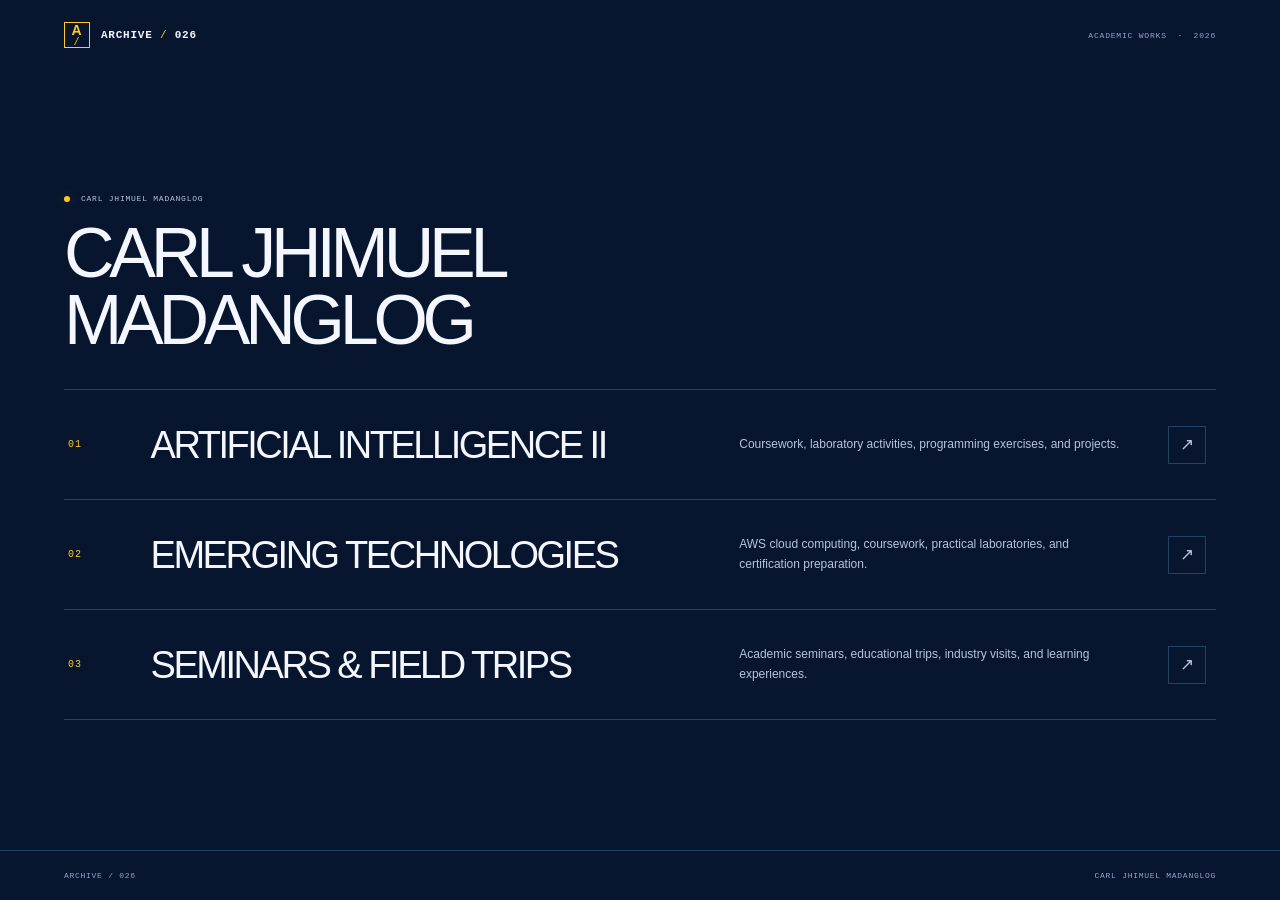
<file: index.html>
<!doctype html>
<html lang="en">
<head>
  <meta charset="utf-8">
  <meta name="viewport" content="width=device-width, initial-scale=1">
  <meta name="theme-color" content="#07152F">
  <meta name="description" content="Choose a subject in ARCHIVE / 026, the academic portfolio of Carl Jhimuel Madanglog.">
  <title>ARCHIVE / 026 — Carl Jhimuel Madanglog</title>
  <link rel="stylesheet" href="styles/archive.css">
  <script src="scripts/archive.js" defer></script>
</head>
<body class="home-page">
  <a class="skip-link" href="#main">Skip to content</a>
  <header class="site-header home-header">
    <a class="brand" href="./" aria-label="Archive 026 home"><span class="brand-mark">A<span>/</span></span><span>ARCHIVE <b>/</b> 026</span></a>
    <span class="home-header-note">ACADEMIC WORKS <i>·</i> 2026</span>
  </header>

  <main id="main" class="home-main">
    <section class="home-select" aria-labelledby="home-title">
      <div class="home-heading">
        <p class="eyebrow"><span class="status-dot"></span> CARL JHIMUEL MADANGLOG</p>
        <h1 id="home-title">CARL JHIMUEL<br><span class="heading-secondary">MADANGLOG</span></h1>
      </div>
      <nav class="collection-list" aria-label="Academic collections">
        <a class="collection-row" href="subjects/artificial-intelligence-ii/">
          <span class="collection-number">01</span>
          <span class="collection-copy"><h2>ARTIFICIAL INTELLIGENCE II</h2><p>Coursework, laboratory activities, programming exercises, and projects.</p></span>
          <span class="collection-arrow" aria-hidden="true">↗</span>
        </a>
        <a class="collection-row" href="subjects/emerging-technologies/">
          <span class="collection-number">02</span>
          <span class="collection-copy"><h2>EMERGING TECHNOLOGIES</h2><p>AWS cloud computing, coursework, practical laboratories, and certification preparation.</p></span>
          <span class="collection-arrow" aria-hidden="true">↗</span>
        </a>
        <a class="collection-row" href="subjects/seminars-field-trips/">
          <span class="collection-number">03</span>
          <span class="collection-copy"><h2>SEMINARS &amp; FIELD TRIPS</h2><p>Academic seminars, educational trips, industry visits, and learning experiences.</p></span>
          <span class="collection-arrow" aria-hidden="true">↗</span>
        </a>
      </nav>
    </section>
  </main>

  <footer class="home-footer"><span>ARCHIVE / 026</span><span>CARL JHIMUEL MADANGLOG</span></footer>
</body>
</html>
</file>
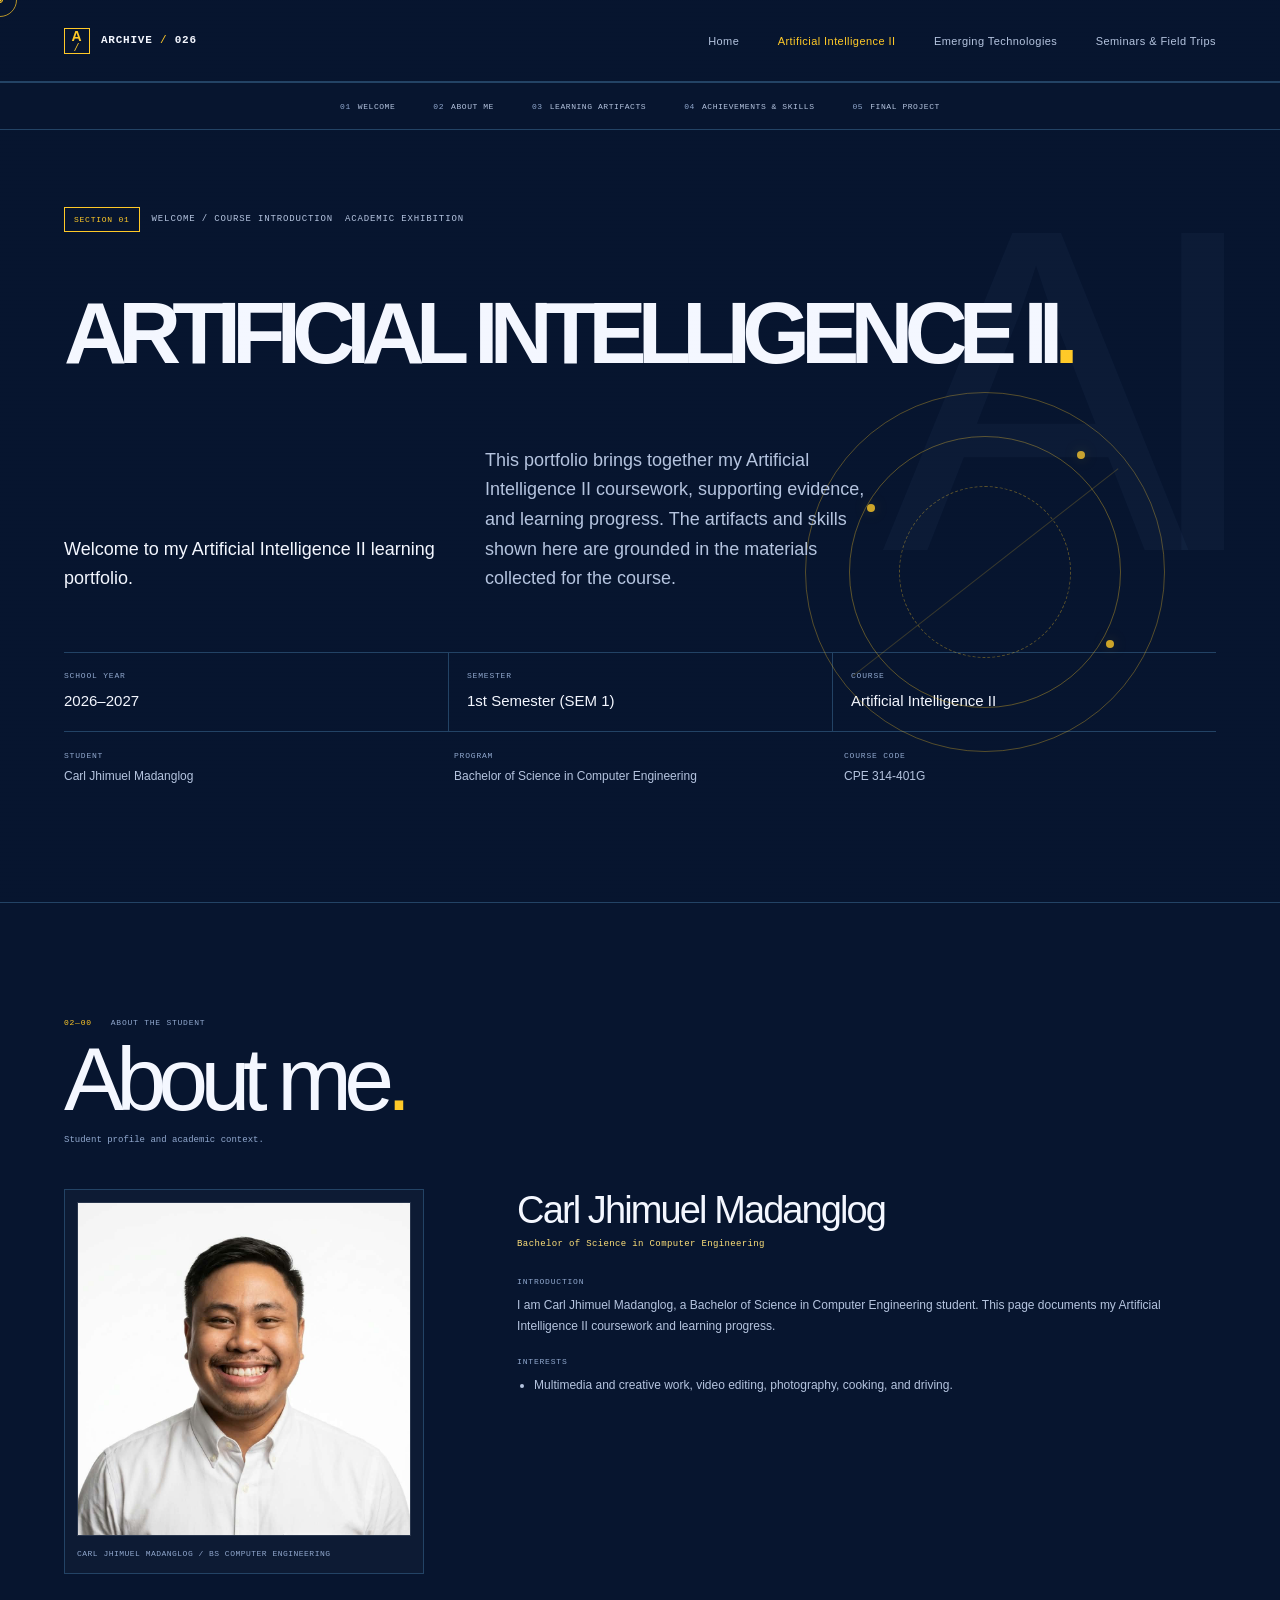
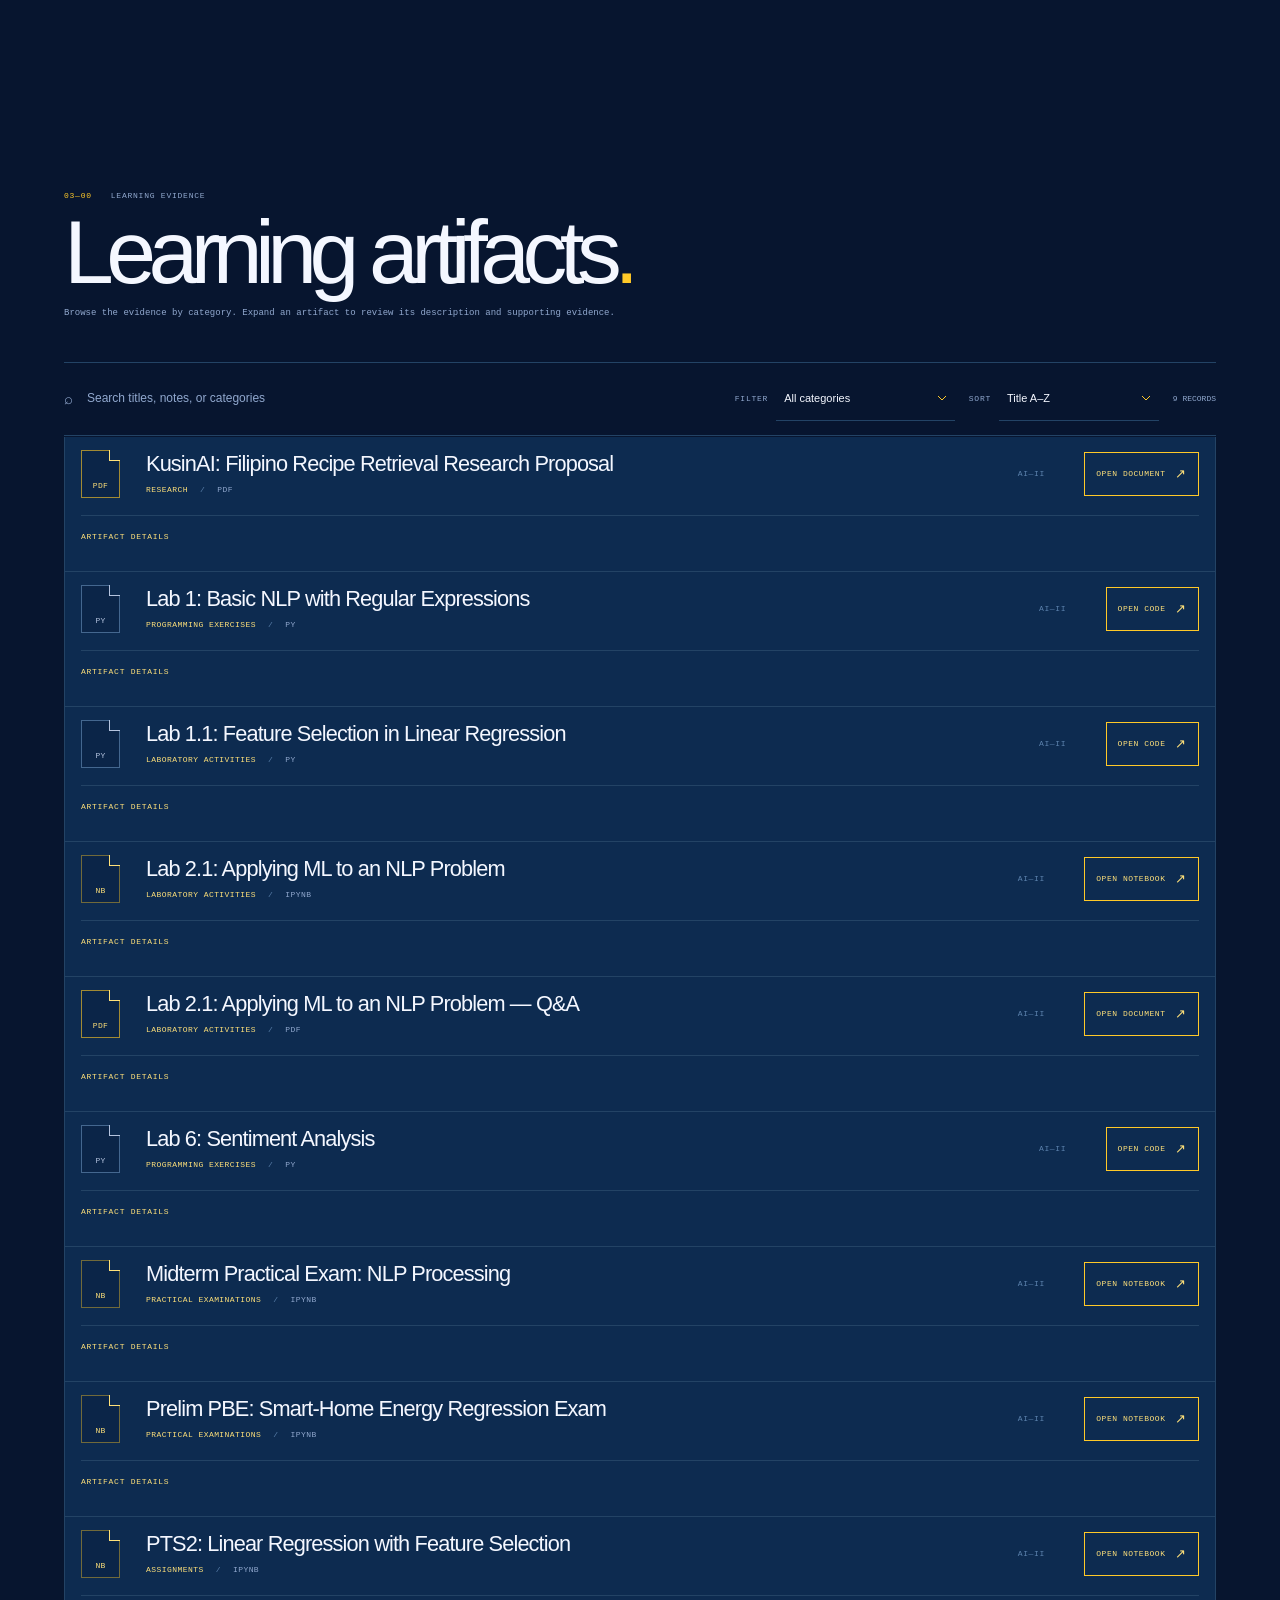
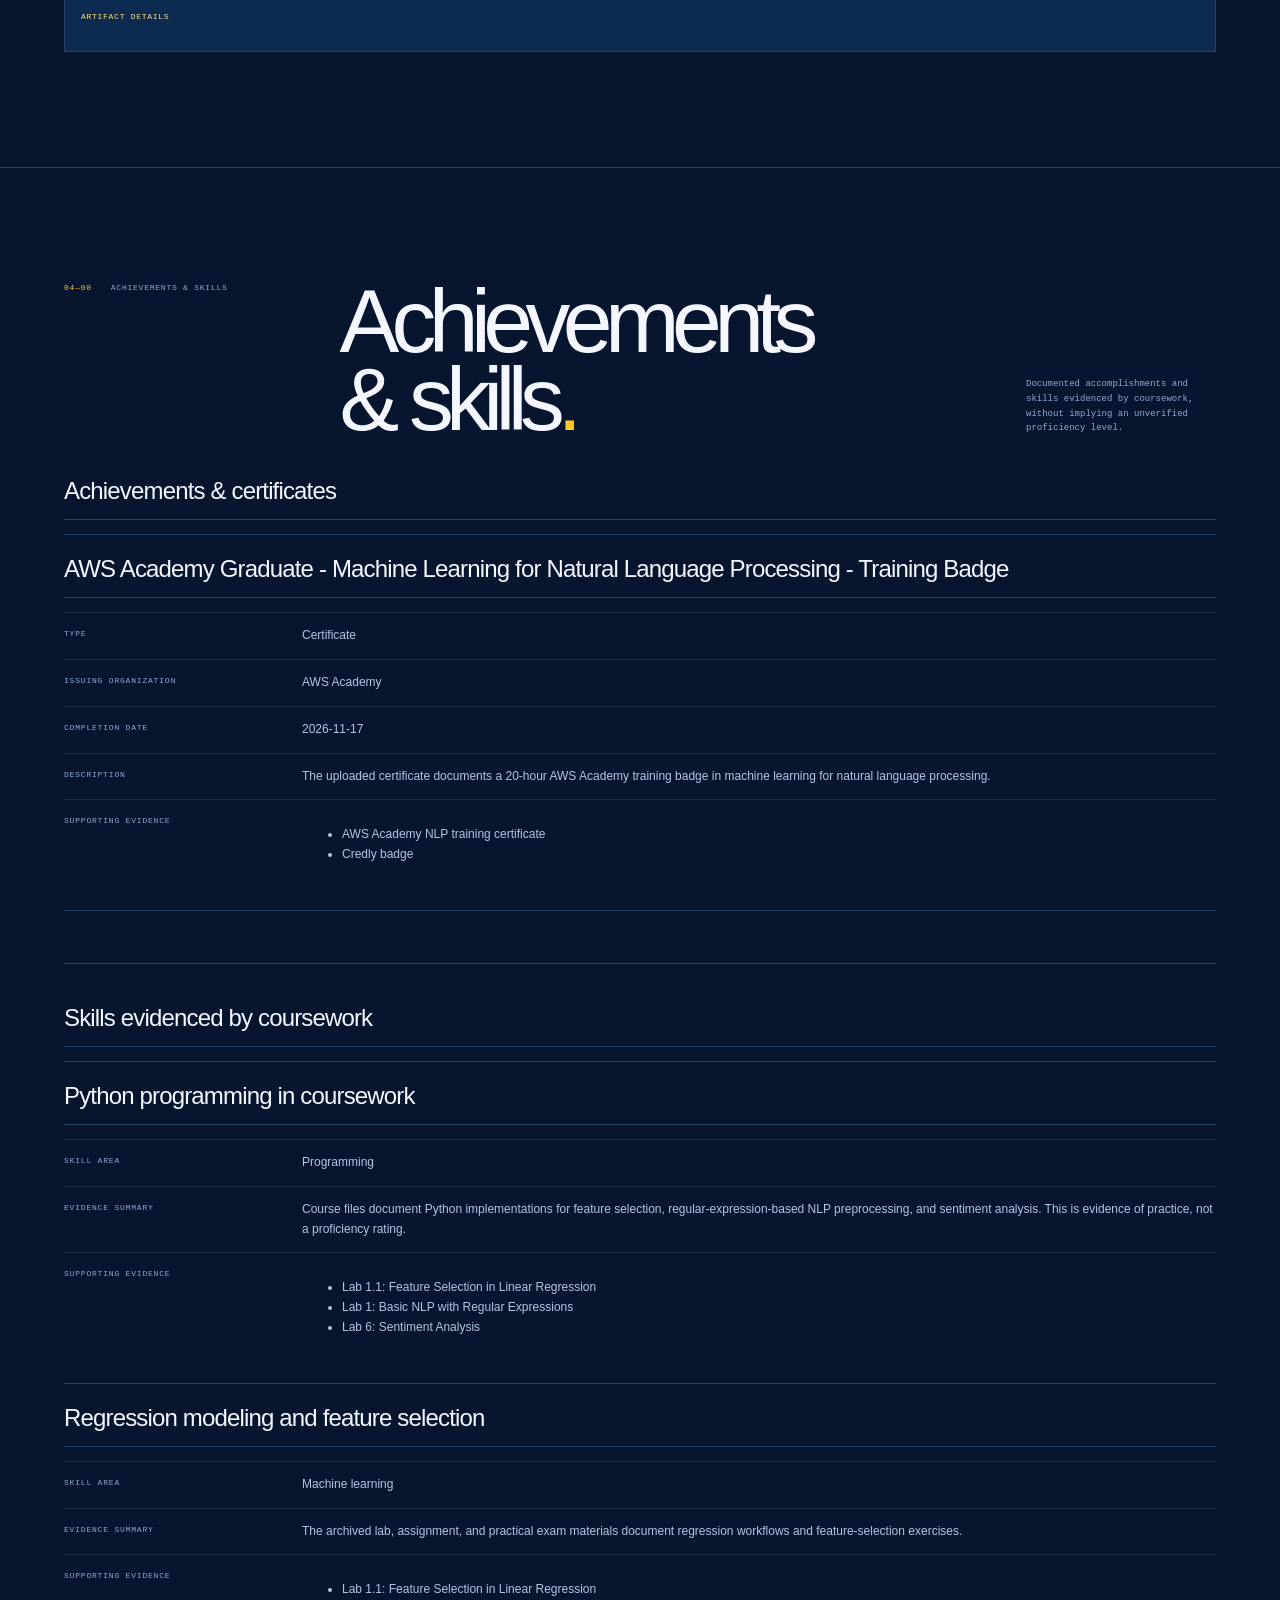
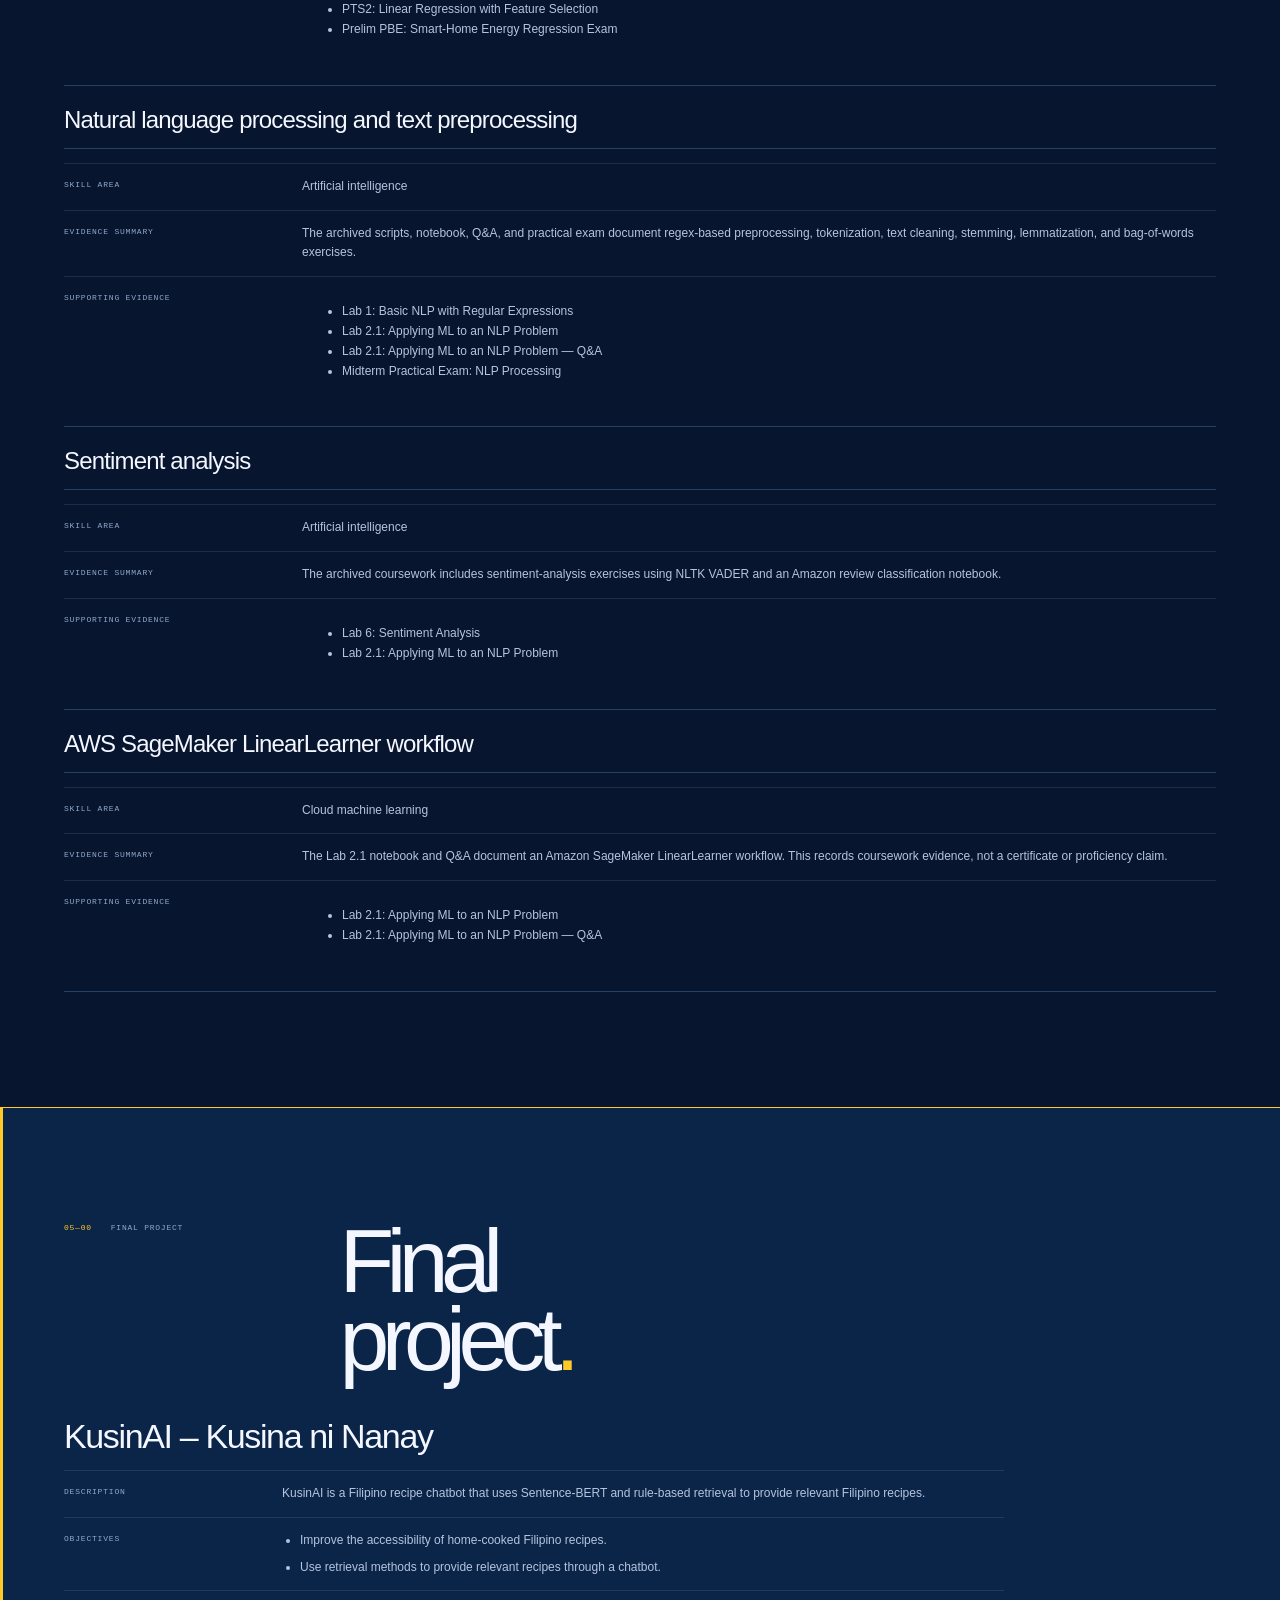
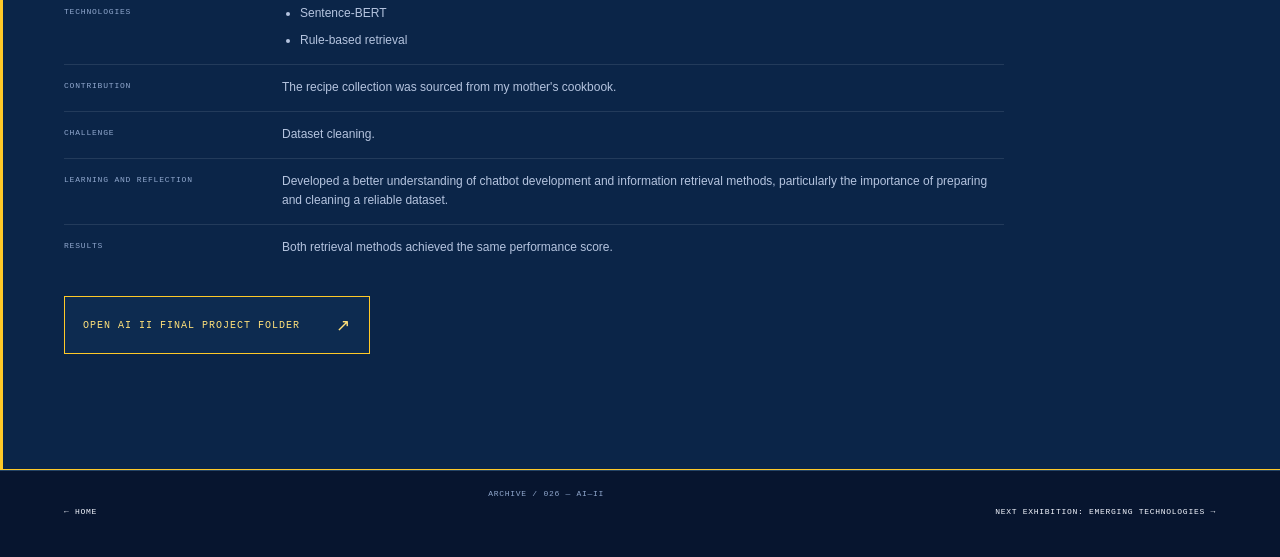
<file: subjects/artificial-intelligence-ii/index.html>
<!doctype html>
<html lang="en">
<head>
  <meta charset="utf-8">
  <meta name="viewport" content="width=device-width, initial-scale=1">
  <meta name="theme-color" content="#07152F">
  <meta name="description" content="The Artificial Intelligence II exhibition in ARCHIVE / 026, the academic archive of Carl Jhimuel Madanglog.">
  <title>Artificial Intelligence II — ARCHIVE / 026</title>
  <link rel="stylesheet" href="../../styles/archive.css">
  <link rel="stylesheet" href="../../styles/ai-portfolio.css">
  <script src="../../scripts/works.js" defer></script>
  <script src="../../scripts/archive.js" defer></script>
</head>
<body class="subject-page" data-subject="ai">
  <a class="skip-link" href="#main">Skip to content</a>
  <header class="site-header subject-header">
    <a class="brand" href="../../" aria-label="Archive 026 home"><span class="brand-mark">A<span>/</span></span><span>ARCHIVE <b>/</b> 026</span></a>
    <nav class="main-nav" id="main-nav" aria-label="Main navigation">
      <a href="../../">Home</a>
      <a href="../artificial-intelligence-ii/" aria-current="page">Artificial Intelligence II</a>
      <a href="../emerging-technologies/">Emerging Technologies</a>
      <a href="../seminars-field-trips/">Seminars &amp; Field Trips</a>
    </nav>
    <button class="menu-toggle" aria-expanded="false" aria-controls="main-nav" aria-label="Open navigation"><span></span><span></span></button>
  </header>
  <nav class="ai-section-nav" aria-label="AI II portfolio sections">
    <a href="#welcome">01 <span>Welcome</span></a>
    <a href="#about">02 <span>About me</span></a>
    <a href="#artifacts">03 <span>Learning artifacts</span></a>
    <a href="#achievements">04 <span>Achievements &amp; skills</span></a>
    <a href="#final-project">05 <span>Final project</span></a>
  </nav>
  <main id="main">
    <section class="subject-hero ai-welcome-section" id="welcome" data-mark="AI" aria-labelledby="subject-title">
      <div class="subject-mark ai-mark" aria-hidden="true"><i></i><b></b><em></em><span></span></div>
      <div class="subject-overline"><span class="subject-code">SECTION 01</span><span>WELCOME / COURSE INTRODUCTION</span><span>ACADEMIC EXHIBITION</span></div>
      <h1 class="subject-title" id="subject-title"><span class="ai-title-part">ARTIFICIAL</span><span class="ai-title-part">INTELLIGENCE <span class="title-secondary">II<span class="period">.</span></span></span></h1>
      <div class="subject-deck">
        <p class="ai-welcome-title">Welcome to my Artificial Intelligence II learning portfolio.</p>
        <p>This portfolio brings together my Artificial Intelligence II coursework, supporting evidence, and learning progress. The artifacts and skills shown here are grounded in the materials collected for the course.</p>
      </div>
      <div class="ai-course-path" aria-label="Academic organization: school year, semester, course">
        <div><span>SCHOOL YEAR</span><strong id="ai-school-year">2026–2027</strong></div>
        <div><span>SEMESTER</span><strong id="ai-semester">1st Semester (SEM 1)</strong></div>
        <div><span>COURSE</span><strong id="ai-course-title">Artificial Intelligence II</strong></div>
      </div>
      <dl class="ai-course-facts">
        <div><dt>Student</dt><dd id="ai-student-name">Carl Jhimuel Madanglog</dd></div>
        <div><dt>Program</dt><dd id="ai-program">Bachelor of Science in Computer Engineering</dd></div>
        <div><dt>Course code</dt><dd id="ai-course-code">CPE 314-401G</dd></div>
      </dl>
    </section>

    <section class="subject-section ai-about-section" id="about" aria-labelledby="ai-about-heading">
      <div class="subject-section-head">
        <div class="section-index"><span>02—00</span><span>ABOUT THE STUDENT</span></div>
        <h2 id="ai-about-heading">About me<span class="period">.</span></h2>
        <p>Student profile and academic context.</p>
      </div>
      <div class="ai-about-layout">
        <figure class="ai-profile-frame">
          <img class="ai-profile-photo" src="../../works/artificial-intelligence-ii/covers/Madanglog_ProfPic.jpg" alt="Professional portrait of Carl Jhimuel Madanglog" width="1024" height="1024" loading="lazy" decoding="async">
          <figcaption>CARL JHIMUEL MADANGLOG / BS COMPUTER ENGINEERING</figcaption>
        </figure>
        <div class="ai-about-copy">
          <h3 id="ai-about-name">Carl Jhimuel Madanglog</h3>
          <p class="ai-about-program" id="ai-about-program">Bachelor of Science in Computer Engineering</p>
          <div class="ai-about-field"><h4>Introduction</h4><p id="ai-about-introduction">I am Carl Jhimuel Madanglog, a Bachelor of Science in Computer Engineering student. This page documents my Artificial Intelligence II coursework and learning progress.</p></div>
          <div class="ai-about-field"><h4>Interests</h4><ul id="ai-about-interests"><li>Multimedia and creative work, video editing, photography, cooking, and driving.</li></ul></div>
        </div>
      </div>
    </section>

    <section class="subject-section ai-artifacts-section" id="artifacts" aria-labelledby="works-heading">
      <div class="subject-section-head">
        <div class="section-index"><span>03—00</span><span>LEARNING EVIDENCE</span></div>
        <h2 id="works-heading">Learning artifacts<span class="period">.</span></h2>
        <p>Browse the evidence by category. Expand an artifact to review its description and supporting evidence.</p>
      </div>
      <div class="work-controls">
        <label class="search-wrap" for="work-search"><span aria-hidden="true">⌕</span><span class="sr-only">Search academic works</span><input id="work-search" type="search" placeholder="Search titles, notes, or categories" autocomplete="off"></label>
        <label class="category-wrap" for="category-filter"><span class="filter-label">FILTER</span><select id="category-filter"><option value="all">All categories</option><option>Laboratory Activities</option><option>Programming Exercises</option><option>Assignments</option><option>Practical Examinations</option><option>Research</option><option>Other</option></select></label>
        <label class="sort-wrap" for="work-sort"><span class="filter-label">SORT</span><select id="work-sort"><option value="title-asc">Title A–Z</option><option value="date-desc">Newest first</option><option value="date-asc">Oldest first</option></select></label>
        <span class="result-count" id="result-count" aria-live="polite">0 RECORDS</span>
      </div>
      <div class="document-list" id="document-list" aria-live="polite"></div>
      <div class="empty-state" id="empty-state" data-empty="collection" hidden>
        <div class="empty-art" aria-hidden="true">AI</div>
        <div class="empty-copy"><span class="empty-code"></span><h3></h3><p></p></div>
      </div>
    </section>

    <section class="subject-section ai-achievements-section" id="achievements" aria-labelledby="ai-achievements-heading">
      <div class="subject-section-head">
        <div class="section-index"><span>04—00</span><span>ACHIEVEMENTS &amp; SKILLS</span></div>
        <h2 id="ai-achievements-heading">Achievements<br>&amp; skills<span class="period">.</span></h2>
        <p>Documented accomplishments and skills evidenced by coursework, without implying an unverified proficiency level.</p>
      </div>
      <div class="ai-achievement-columns">
        <section aria-labelledby="ai-certificates-heading">
          <h3 id="ai-certificates-heading">Achievements &amp; certificates</h3>
          <div id="ai-achievements-list" aria-live="polite"></div>
        </section>
        <section aria-labelledby="ai-skills-heading">
          <h3 id="ai-skills-heading">Skills evidenced by coursework</h3>
          <div id="ai-skills-list" aria-live="polite"></div>
        </section>
      </div>
    </section>

    <section class="subject-section final-project-section ai-final-project-section" id="final-project" aria-labelledby="final-project-heading">
      <div class="subject-section-head">
        <div class="section-index"><span>05—00</span><span>FINAL PROJECT</span></div>
        <h2 id="final-project-heading">Final<br>project<span class="period">.</span></h2>
      </div>
      <div class="ai-final-project-content">
        <h3 class="ai-final-project-title" id="ai-final-title"></h3>
        <dl class="ai-final-project-fields" id="ai-final-project-fields"></dl>
      </div>
      <a class="final-project-link" href="https://drive.google.com/drive/folders/1d4KUh-MssNyO8llEbsCdc1nxawv3Ww-D?usp=drive_link" target="_blank" rel="noopener noreferrer">OPEN AI II FINAL PROJECT FOLDER <span aria-hidden="true">↗</span></a>
    </section>
  </main>
  <footer class="subject-end"><a href="../../">← HOME</a><span>ARCHIVE / 026 — AI—II</span><a href="../emerging-technologies/">NEXT EXHIBITION: EMERGING TECHNOLOGIES →</a></footer>
  <dialog class="pdf-dialog" id="pdf-dialog" aria-labelledby="pdf-dialog-title">
    <div class="pdf-viewer-shell">
      <div class="pdf-dialog-head"><h2 class="pdf-dialog-title" id="pdf-dialog-title">DOCUMENT PREVIEW</h2><button class="pdf-dialog-close" type="button" aria-label="Close document preview">×</button></div>
      <div class="pdf-toolbar" role="toolbar" aria-label="Document reader controls">
        <div class="pdf-tool-group pdf-page-controls"><button id="pdf-previous" type="button" aria-label="Previous page" disabled>←</button><output id="pdf-page-count" aria-label="Current page and total pages" aria-live="polite">— / —</output><button id="pdf-next" type="button" aria-label="Next page" disabled>→</button></div>
        <div class="pdf-search-group" role="search" aria-label="Search document text"><label class="sr-only" for="pdf-search">Search this document</label><input id="pdf-search" type="search" placeholder="Search this PDF" autocomplete="off"><button id="pdf-search-run" type="button">FIND</button><button id="pdf-search-prev" type="button" aria-label="Previous search result" disabled>↑</button><button id="pdf-search-next" type="button" aria-label="Next search result" disabled>↓</button><output id="pdf-search-count" aria-live="polite">SEARCH TEXT</output></div>
        <div class="pdf-tool-group pdf-zoom-controls"><button id="pdf-zoom-out" type="button" aria-label="Zoom out" disabled>−</button><output id="pdf-zoom-level">100%</output><button id="pdf-zoom-in" type="button" aria-label="Zoom in" disabled>+</button><button id="pdf-fit-width" type="button" disabled>FIT WIDTH</button><button id="pdf-fullscreen" type="button">FULLSCREEN</button></div>
      </div>
      <div class="pdf-viewer-body" id="pdf-viewer-body">
        <p class="pdf-viewer-status" id="pdf-viewer-status" role="status">Choose a PDF to preview it here.</p>
        <div class="pdf-page-stack" id="pdf-page-stack" hidden></div>
        <img class="pdf-image-preview" id="pdf-image-preview" alt="" hidden>
        <div class="source-preview" id="source-preview" hidden aria-label="Source file preview"></div>
        <div class="pdf-viewer-error" id="pdf-viewer-error" role="alert" hidden><p id="pdf-error-message">This file could not be previewed.</p><a id="pdf-fallback-link" href="#" target="_blank" rel="noopener noreferrer">Open original file</a></div>
      </div>
    </div>
  </dialog>
  <div class="cursor-orb" aria-hidden="true"><span></span></div>
</body>
</html>
</file>
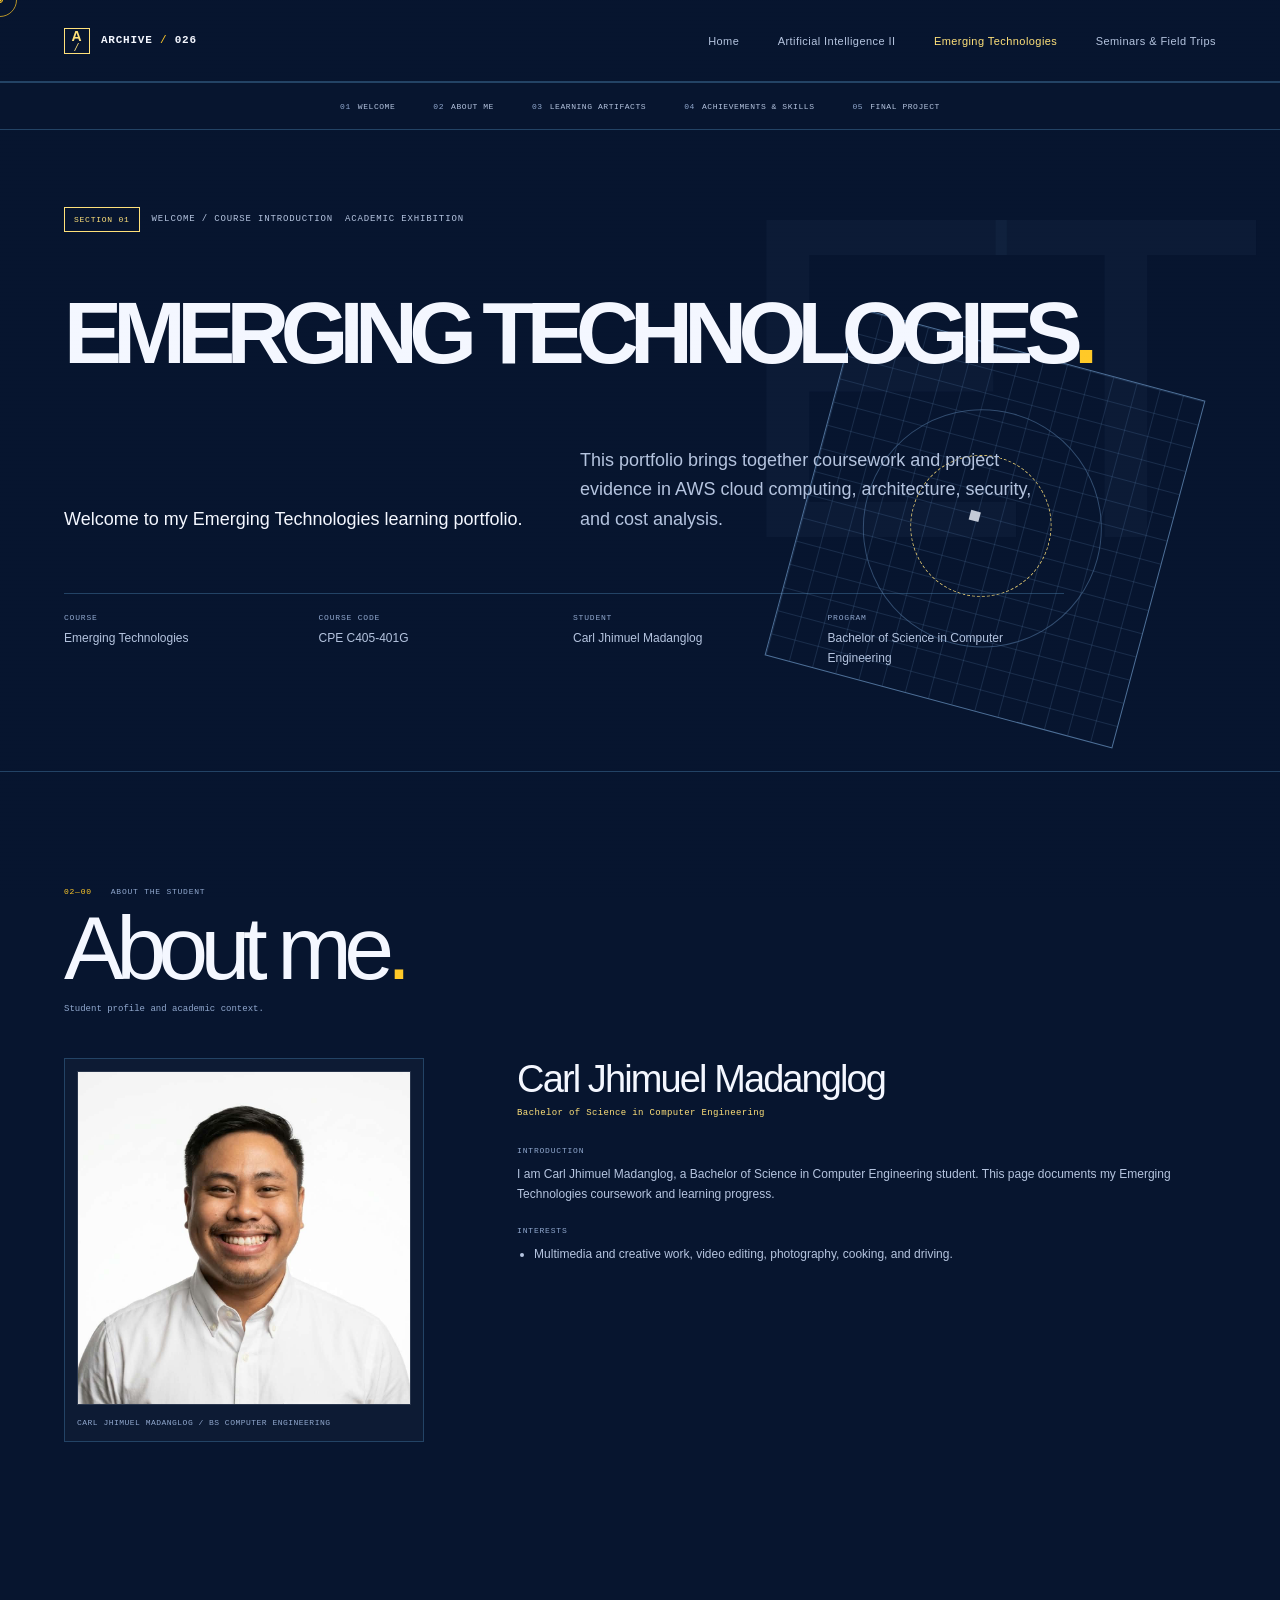
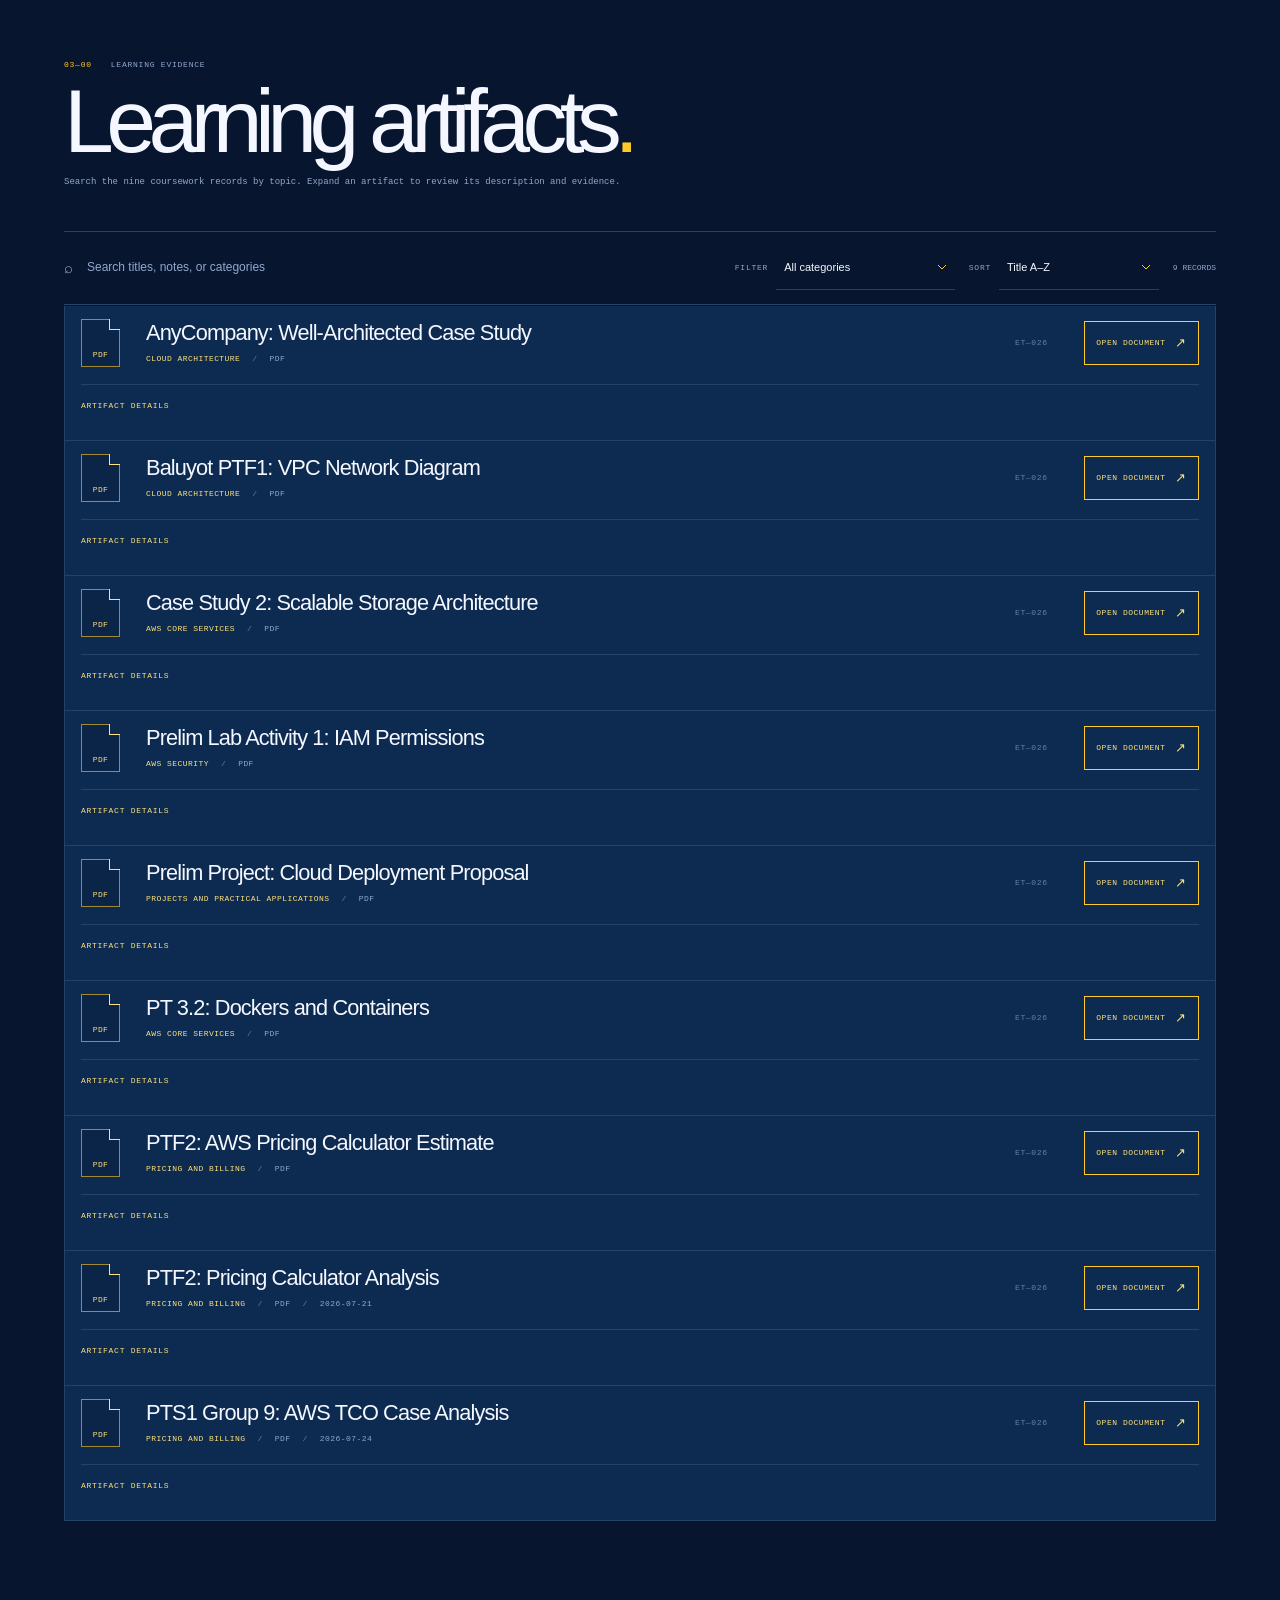
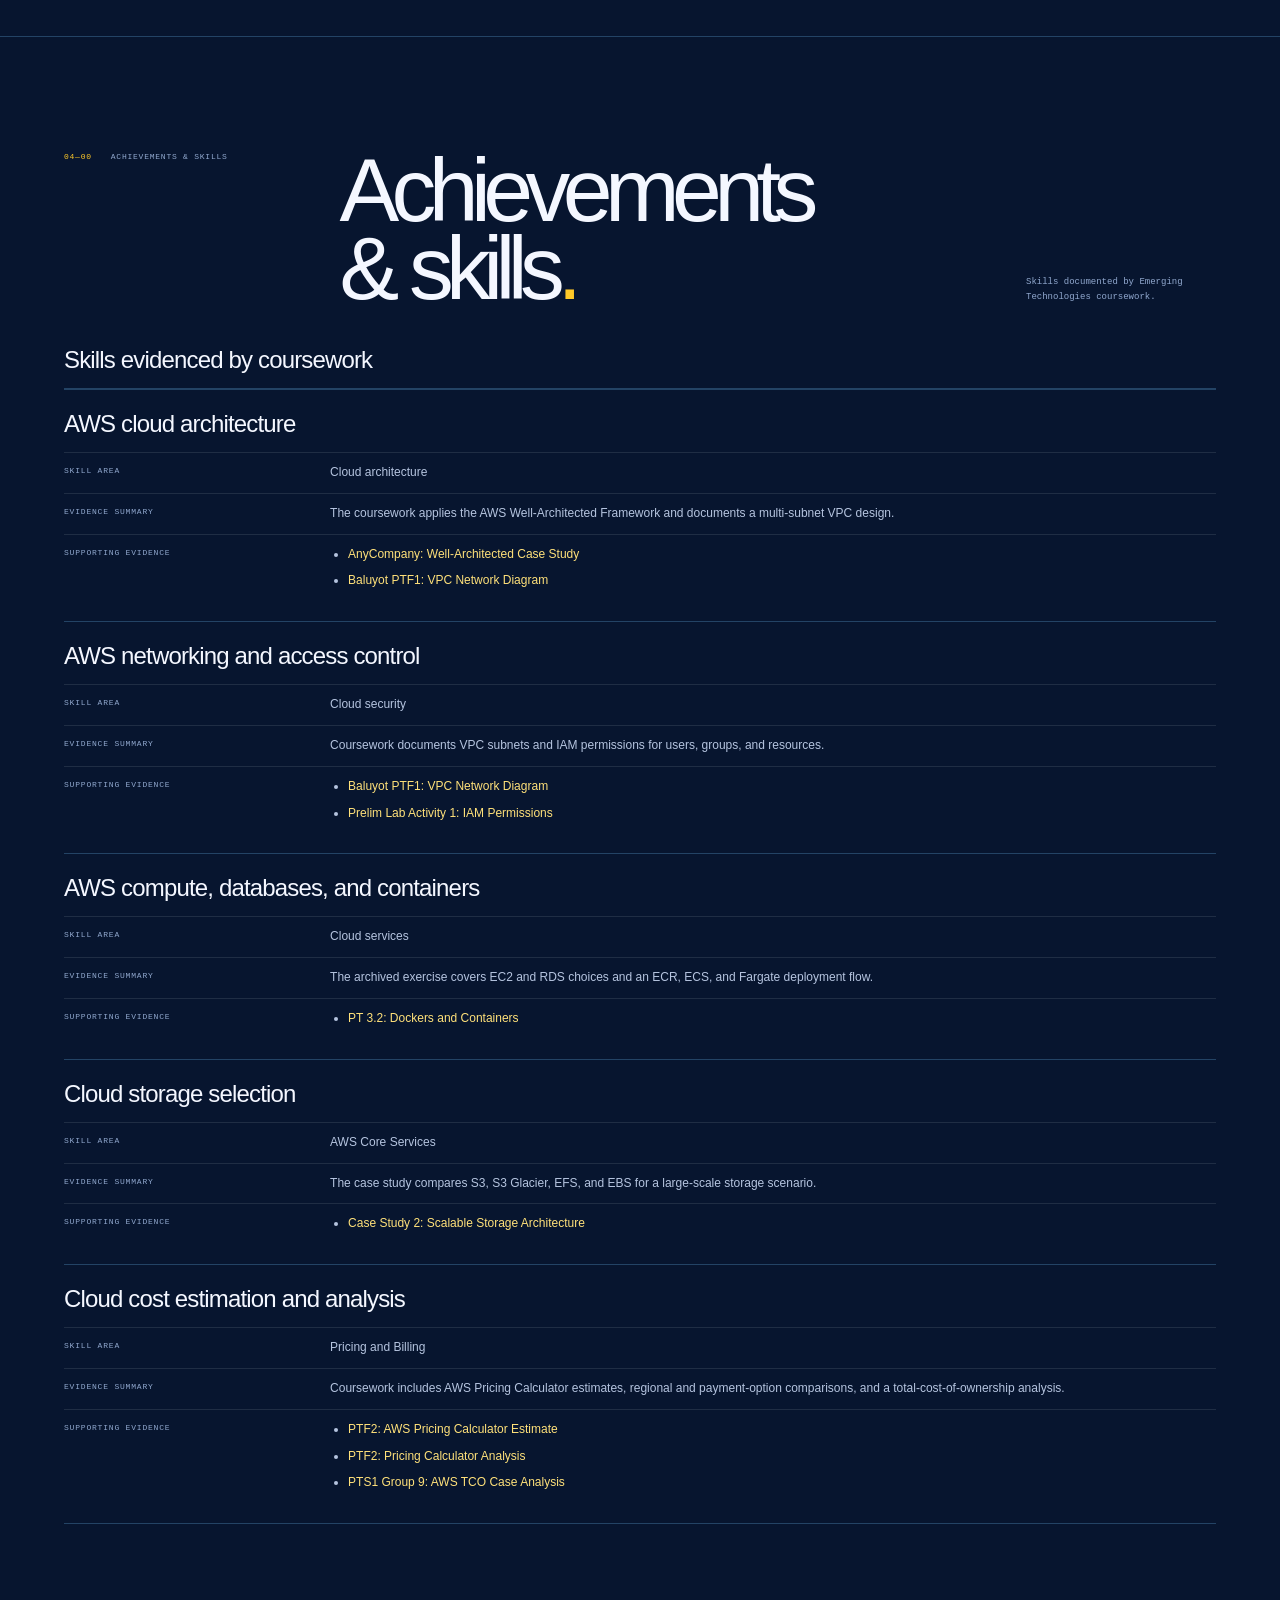
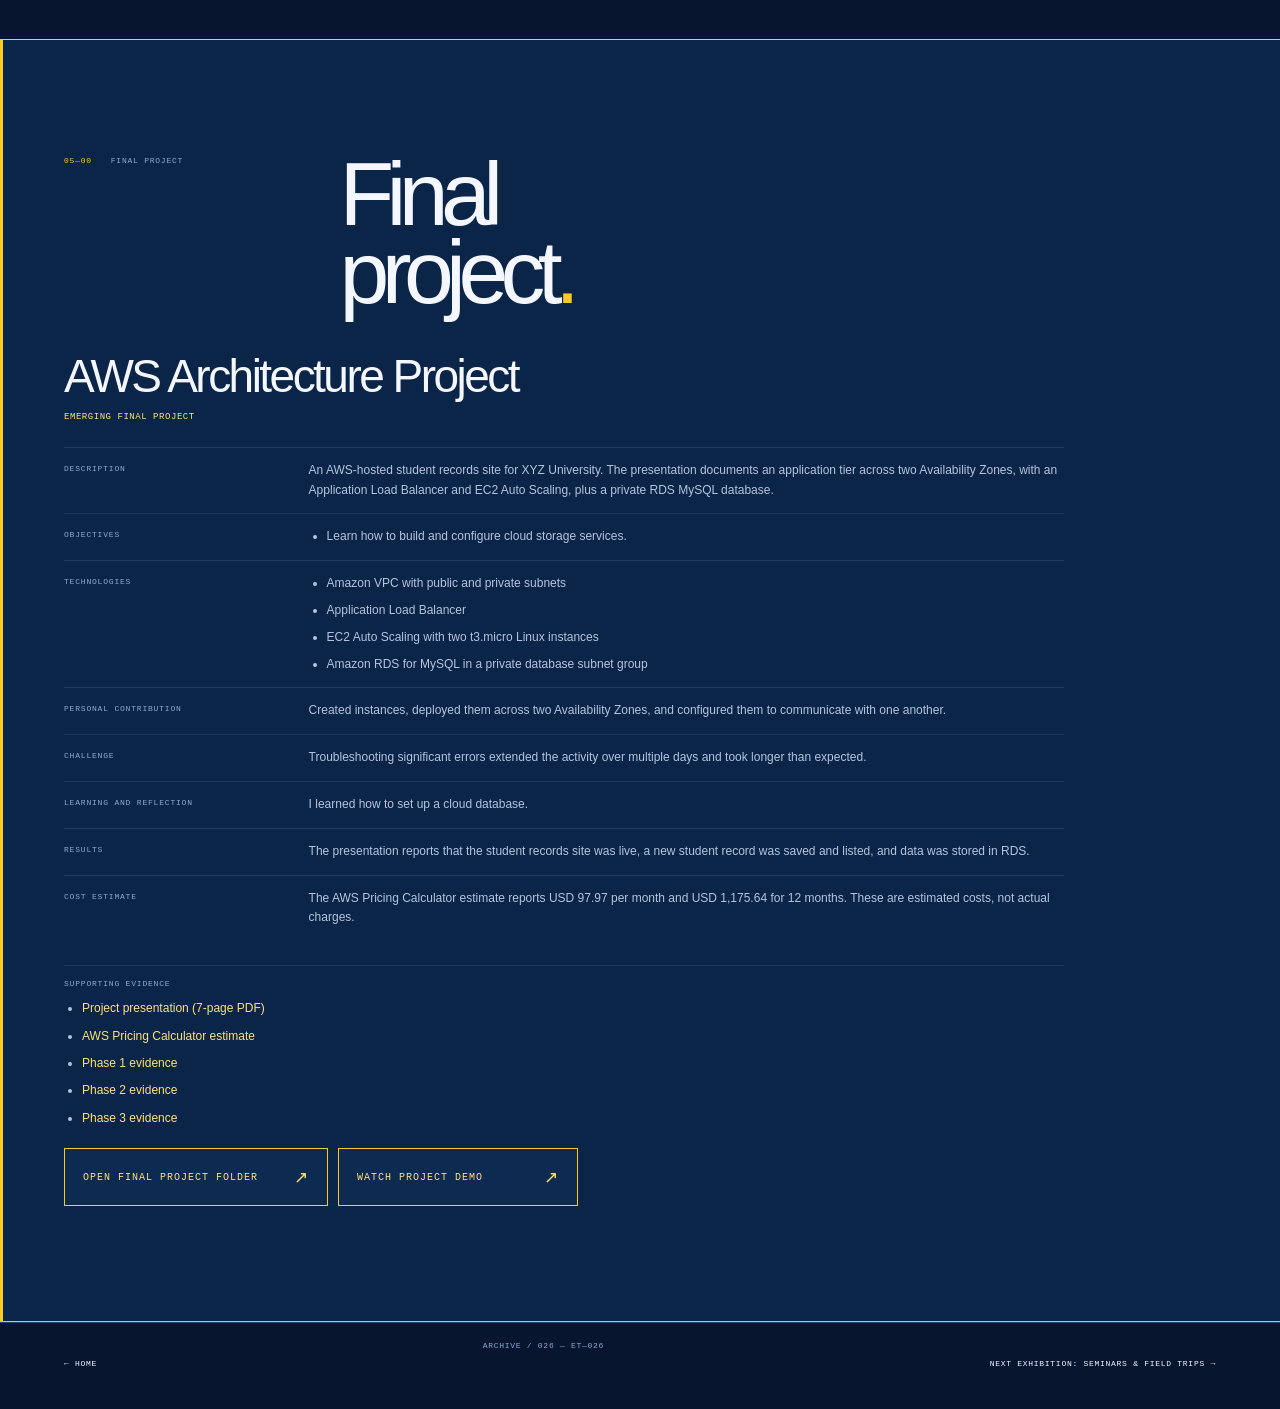
<file: subjects/emerging-technologies/index.html>
<!doctype html>
<html lang="en">
<head>
  <meta charset="utf-8">
  <meta name="viewport" content="width=device-width, initial-scale=1">
  <meta name="theme-color" content="#07152F">
  <meta name="description" content="The Emerging Technologies exhibition in ARCHIVE / 026, the academic archive of Carl Jhimuel Madanglog.">
  <title>Emerging Technologies — ARCHIVE / 026</title>
  <link rel="stylesheet" href="../../styles/archive.css">
  <link rel="stylesheet" href="../../styles/et-portfolio.css">
  <script src="../../scripts/works.js" defer></script>
  <script src="../../scripts/archive.js" defer></script>
</head>
<body class="subject-page" data-subject="emerging">
  <a class="skip-link" href="#main">Skip to content</a>
  <header class="site-header subject-header">
    <a class="brand" href="../../" aria-label="Archive 026 home"><span class="brand-mark">A<span>/</span></span><span>ARCHIVE <b>/</b> 026</span></a>
    <nav class="main-nav" id="main-nav" aria-label="Main navigation">
      <a href="../../">Home</a>
      <a href="../artificial-intelligence-ii/">Artificial Intelligence II</a>
      <a href="../emerging-technologies/" aria-current="page">Emerging Technologies</a>
      <a href="../seminars-field-trips/">Seminars &amp; Field Trips</a>
    </nav>
    <button class="menu-toggle" aria-expanded="false" aria-controls="main-nav" aria-label="Open navigation"><span></span><span></span></button>
  </header>
  <nav class="et-section-nav" aria-label="Emerging Technologies portfolio sections">
    <a href="#welcome">01 <span>Welcome</span></a>
    <a href="#about">02 <span>About me</span></a>
    <a href="#artifacts">03 <span>Learning artifacts</span></a>
    <a href="#achievements">04 <span>Achievements &amp; skills</span></a>
    <a href="#final-project">05 <span>Final project</span></a>
  </nav>
  <main id="main">
    <section class="subject-hero et-welcome-section" id="welcome" data-mark="ET" aria-labelledby="subject-title">
      <div class="subject-mark et-mark" aria-hidden="true"><span></span></div>
      <div class="subject-overline"><span class="subject-code">SECTION 01</span><span>WELCOME / COURSE INTRODUCTION</span><span>ACADEMIC EXHIBITION</span></div>
      <h1 class="subject-title" id="subject-title"><span>EMERGING</span><span class="title-secondary">TECHNOLOGIES<span class="period">.</span></span></h1>
      <div class="subject-deck et-welcome-deck">
        <p class="et-welcome-title">Welcome to my Emerging Technologies learning portfolio.</p>
        <p>This portfolio brings together coursework and project evidence in AWS cloud computing, architecture, security, and cost analysis.</p>
      </div>
      <dl class="et-course-facts">
        <div><dt>Course</dt><dd id="et-course-title">Emerging Technologies</dd></div>
        <div><dt>Course code</dt><dd id="et-course-code">CPE C405-401G</dd></div>
        <div><dt>Student</dt><dd id="et-student-name">Carl Jhimuel Madanglog</dd></div>
        <div><dt>Program</dt><dd id="et-program">Bachelor of Science in Computer Engineering</dd></div>
      </dl>
    </section>

    <section class="subject-section et-about-section" id="about" aria-labelledby="et-about-heading">
      <div class="subject-section-head">
        <div class="section-index"><span>02—00</span><span>ABOUT THE STUDENT</span></div>
        <h2 id="et-about-heading">About me<span class="period">.</span></h2>
        <p>Student profile and academic context.</p>
      </div>
      <div class="et-about-layout">
        <figure class="et-profile-frame">
          <img class="et-profile-photo" src="../../works/artificial-intelligence-ii/covers/Madanglog_ProfPic.jpg" alt="Professional portrait of Carl Jhimuel Madanglog" width="1024" height="1024" loading="lazy" decoding="async">
          <figcaption>CARL JHIMUEL MADANGLOG / BS COMPUTER ENGINEERING</figcaption>
        </figure>
        <div class="et-about-copy">
          <h3 id="et-about-name">Carl Jhimuel Madanglog</h3>
          <p class="et-about-program" id="et-about-program">Bachelor of Science in Computer Engineering</p>
          <div class="et-about-field"><h4>Introduction</h4><p id="et-about-introduction"></p></div>
          <div class="et-about-field"><h4>Interests</h4><ul id="et-about-interests"></ul></div>
        </div>
      </div>
    </section>

    <section class="subject-section et-artifacts-section" id="artifacts" aria-labelledby="works-heading">
      <div class="subject-section-head">
        <div class="section-index"><span>03—00</span><span>LEARNING EVIDENCE</span></div>
        <h2 id="works-heading">Learning artifacts<span class="period">.</span></h2>
        <p>Search the nine coursework records by topic. Expand an artifact to review its description and evidence.</p>
      </div>
      <div class="work-controls">
        <label class="search-wrap" for="work-search"><span aria-hidden="true">⌕</span><span class="sr-only">Search academic works</span><input id="work-search" type="search" placeholder="Search titles, notes, or categories" autocomplete="off"></label>
        <label class="category-wrap" for="category-filter"><span class="filter-label">FILTER</span><select id="category-filter"><option value="all">All categories</option><option>Cloud Architecture</option><option>AWS Core Services</option><option>AWS Security</option><option>Projects and Practical Applications</option><option>Pricing and Billing</option></select></label>
        <label class="sort-wrap" for="work-sort"><span class="filter-label">SORT</span><select id="work-sort"><option value="title-asc">Title A–Z</option><option value="date-desc">Newest first</option><option value="date-asc">Oldest first</option></select></label>
        <span class="result-count" id="result-count" aria-live="polite">0 RECORDS</span>
      </div>
      <div class="document-list" id="document-list" aria-live="polite"></div>
      <div class="empty-state" id="empty-state" data-empty="collection" hidden>
        <div class="empty-art" aria-hidden="true">ET</div>
        <div class="empty-copy"><span class="empty-code"></span><h3></h3><p></p></div>
      </div>
    </section>

    <section class="subject-section et-skills-section" id="achievements" aria-labelledby="et-skills-heading">
      <div class="subject-section-head">
        <div class="section-index"><span>04—00</span><span>ACHIEVEMENTS &amp; SKILLS</span></div>
        <h2 id="et-skills-heading">Achievements<br>&amp; skills<span class="period">.</span></h2>
        <p>Skills documented by Emerging Technologies coursework.</p>
      </div>
      <section class="et-skills-list-section" aria-labelledby="et-skills-list-heading">
        <h3 id="et-skills-list-heading">Skills evidenced by coursework</h3>
        <div id="et-skills-list" aria-live="polite"></div>
      </section>
    </section>

    <section class="subject-section final-project-section et-final-project-section" id="final-project" aria-labelledby="final-project-heading">
      <div class="subject-section-head">
        <div class="section-index"><span>05—00</span><span>FINAL PROJECT</span></div>
        <h2 id="final-project-heading">Final<br>project<span class="period">.</span></h2>
      </div>
      <div class="et-final-project-content">
        <h3 class="et-final-project-title" id="et-final-title"></h3>
        <p class="et-final-project-subtitle" id="et-final-subtitle" hidden></p>
        <dl class="et-final-fields" id="et-final-fields"></dl>
        <div class="et-final-evidence" id="et-final-evidence"></div>
        <div class="et-final-actions">
          <a class="final-project-link" href="https://drive.google.com/drive/folders/1cckEsK4phh27c1tspBwfr6H_LkndOJMW?usp=sharing" target="_blank" rel="noopener noreferrer">OPEN FINAL PROJECT FOLDER <span aria-hidden="true">↗</span></a>
          <a class="final-project-link et-demo-link" id="et-demo-link" href="https://drive.google.com/file/d/1jQsbYRn8M5X8GElMtm8r6l8lGM9BfECp/view?usp=sharing" target="_blank" rel="noopener noreferrer">WATCH PROJECT DEMO <span aria-hidden="true">↗</span></a>
        </div>
      </div>
    </section>
  </main>
  <footer class="subject-end"><a href="../../">← HOME</a><span>ARCHIVE / 026 — ET—026</span><a href="../seminars-field-trips/">NEXT EXHIBITION: SEMINARS &amp; FIELD TRIPS →</a></footer>
  <dialog class="pdf-dialog" id="pdf-dialog" aria-labelledby="pdf-dialog-title">
    <div class="pdf-viewer-shell">
      <div class="pdf-dialog-head"><h2 class="pdf-dialog-title" id="pdf-dialog-title">DOCUMENT PREVIEW</h2><button class="pdf-dialog-close" type="button" aria-label="Close document preview">×</button></div>
      <div class="pdf-toolbar" role="toolbar" aria-label="Document reader controls">
        <div class="pdf-tool-group pdf-page-controls"><button id="pdf-previous" type="button" aria-label="Previous page" disabled>←</button><output id="pdf-page-count" aria-label="Current page and total pages" aria-live="polite">— / —</output><button id="pdf-next" type="button" aria-label="Next page" disabled>→</button></div>
        <div class="pdf-search-group" role="search" aria-label="Search document text"><label class="sr-only" for="pdf-search">Search this document</label><input id="pdf-search" type="search" placeholder="Search this PDF" autocomplete="off"><button id="pdf-search-run" type="button">FIND</button><button id="pdf-search-prev" type="button" aria-label="Previous search result" disabled>↑</button><button id="pdf-search-next" type="button" aria-label="Next search result" disabled>↓</button><output id="pdf-search-count" aria-live="polite">SEARCH TEXT</output></div>
        <div class="pdf-tool-group pdf-zoom-controls"><button id="pdf-zoom-out" type="button" aria-label="Zoom out" disabled>−</button><output id="pdf-zoom-level">100%</output><button id="pdf-zoom-in" type="button" aria-label="Zoom in" disabled>+</button><button id="pdf-fit-width" type="button" disabled>FIT WIDTH</button><button id="pdf-fullscreen" type="button">FULLSCREEN</button></div>
      </div>
      <div class="pdf-viewer-body" id="pdf-viewer-body">
        <p class="pdf-viewer-status" id="pdf-viewer-status" role="status">Choose a PDF to preview it here.</p>
        <div class="pdf-page-stack" id="pdf-page-stack" hidden></div>
        <img class="pdf-image-preview" id="pdf-image-preview" alt="" hidden>
        <div class="pdf-viewer-error" id="pdf-viewer-error" role="alert" hidden><p id="pdf-error-message">This file could not be previewed.</p><a id="pdf-fallback-link" href="#" target="_blank" rel="noopener noreferrer">Open original file</a></div>
      </div>
    </div>
  </dialog>
  <div class="cursor-orb" aria-hidden="true"><span></span></div>
</body>
</html>
</file>
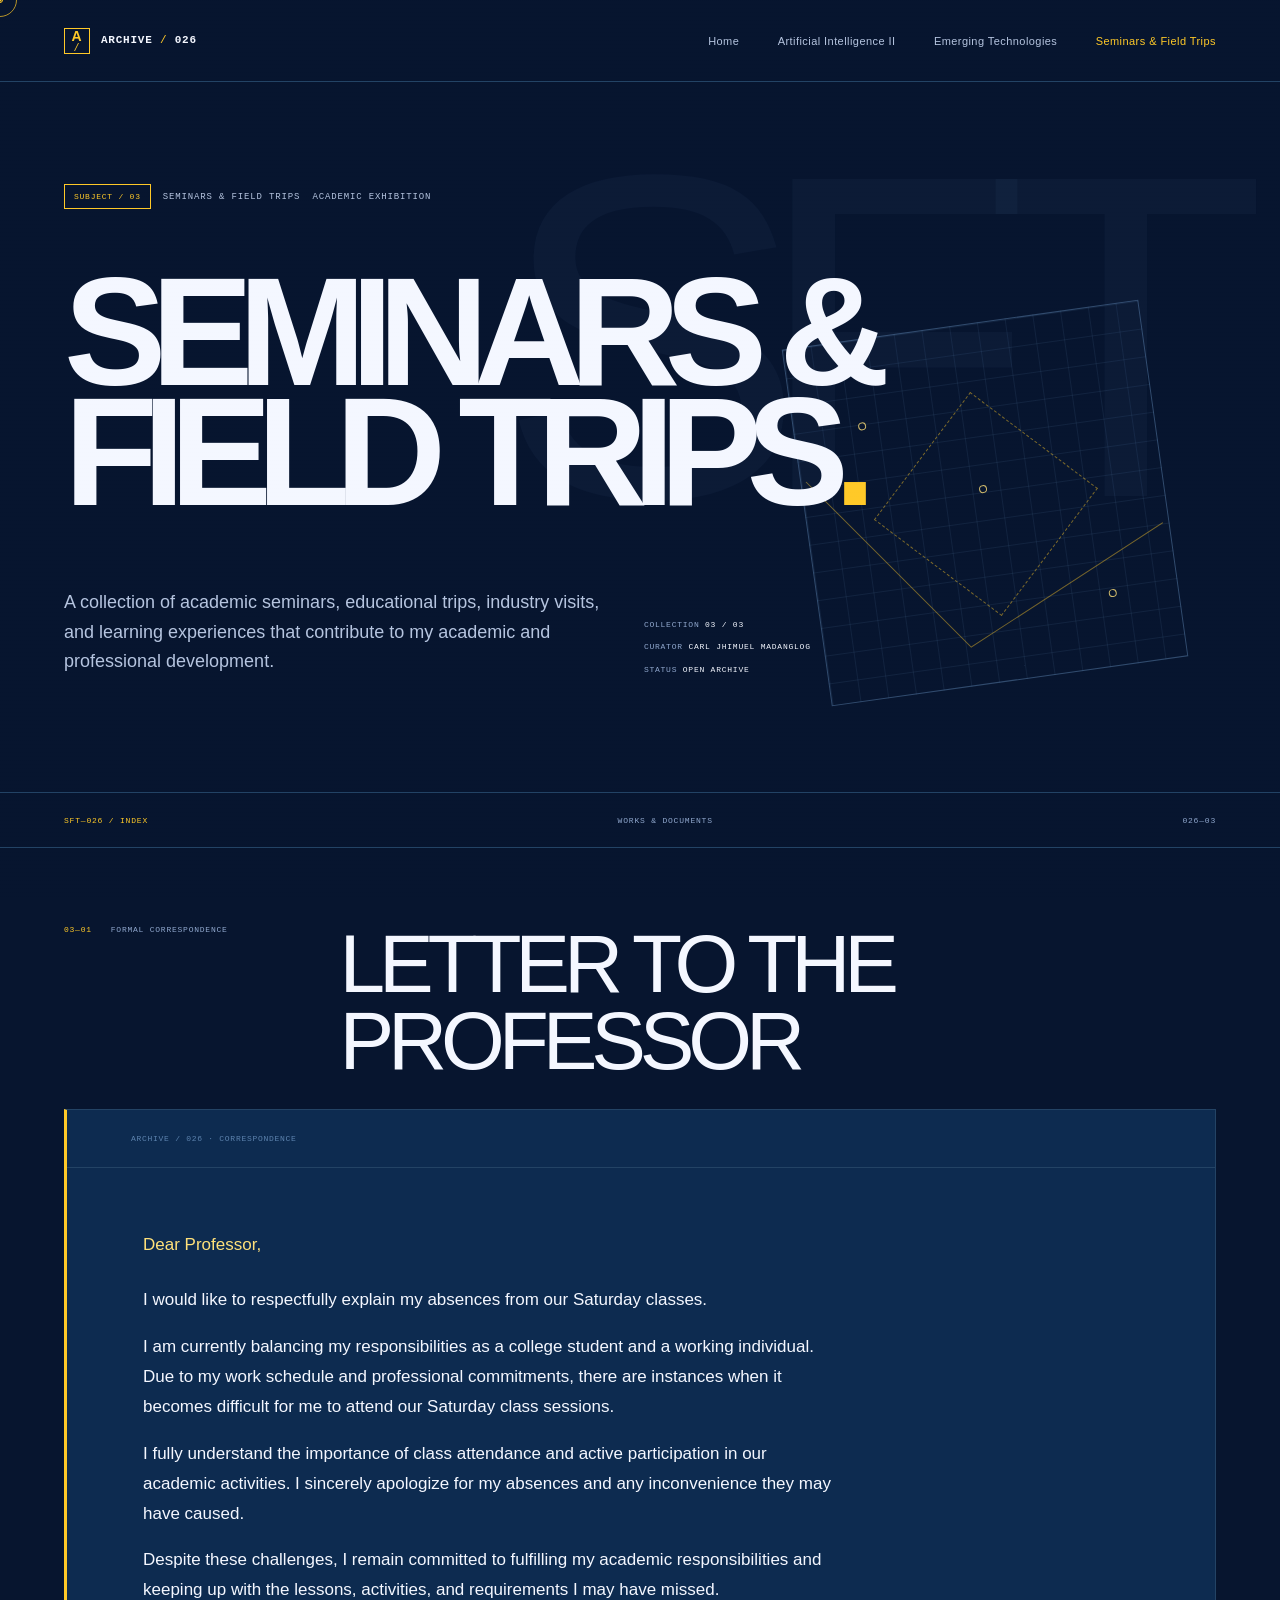
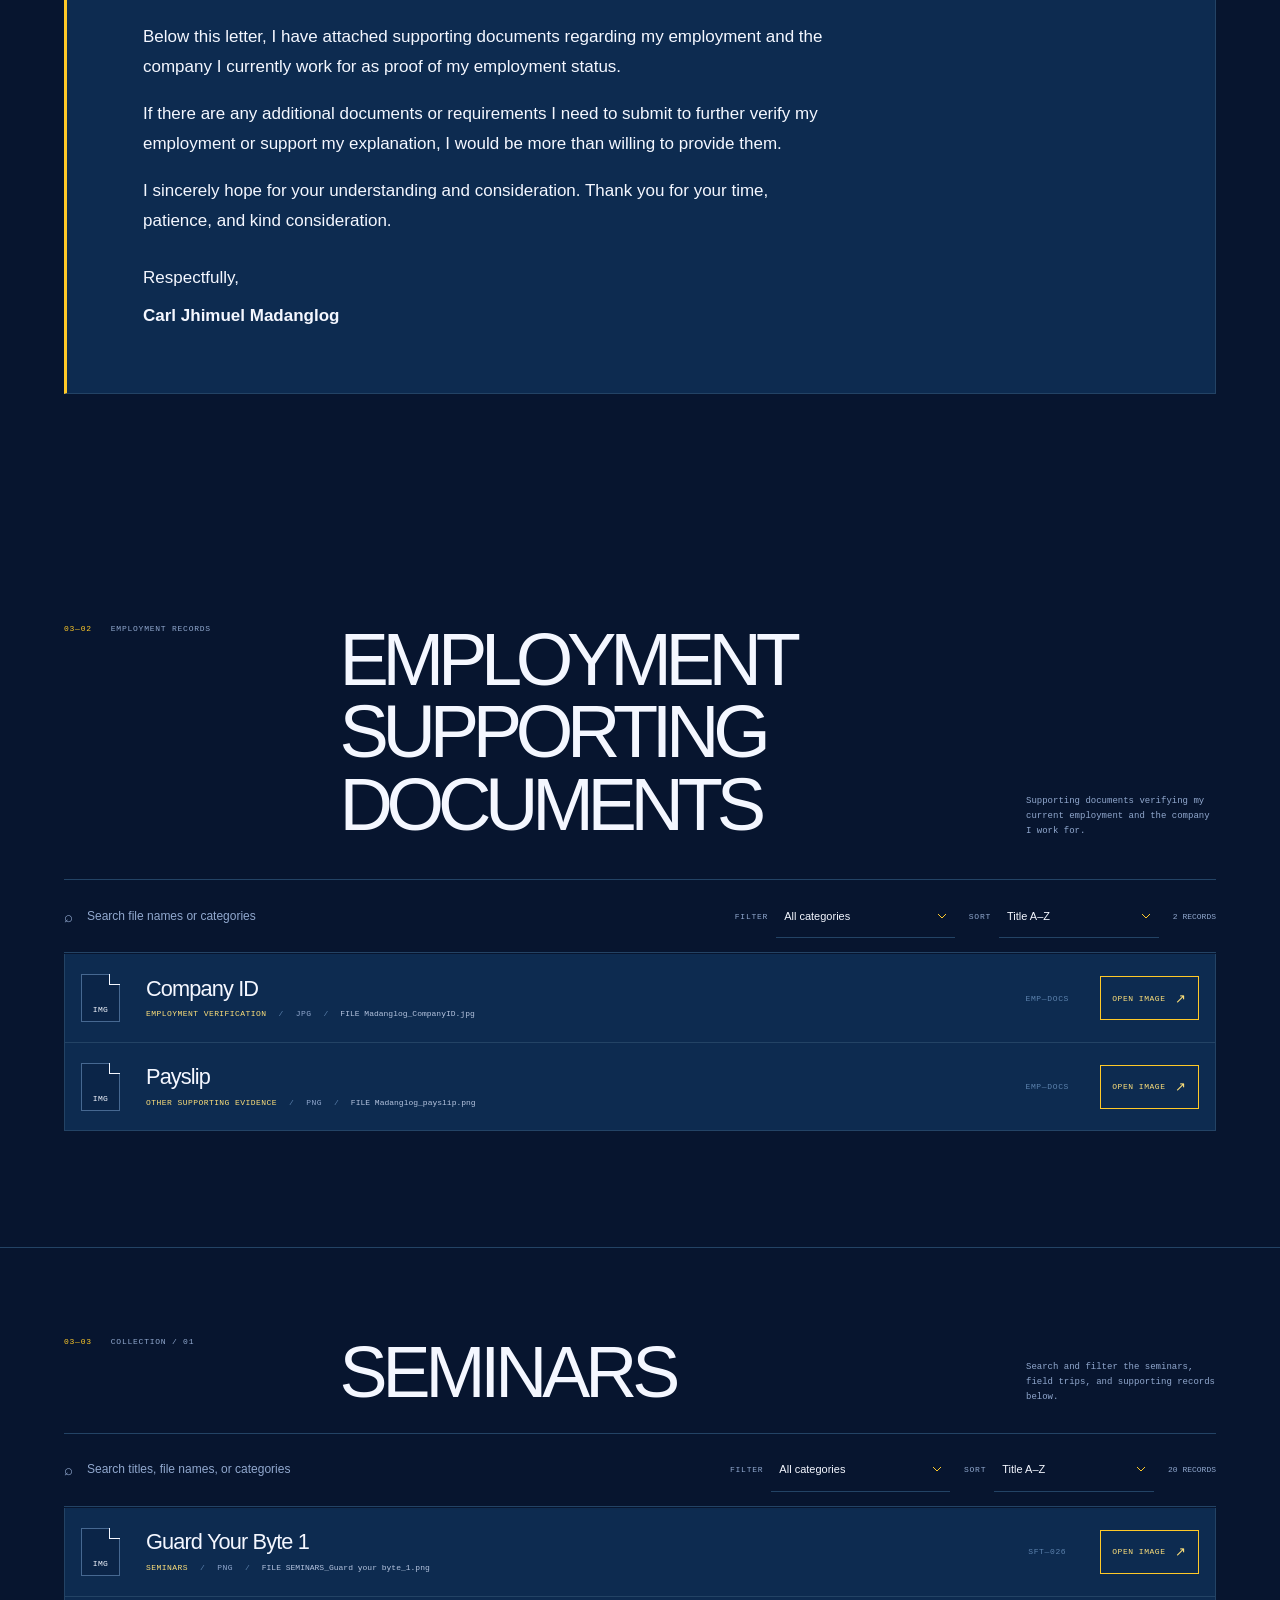
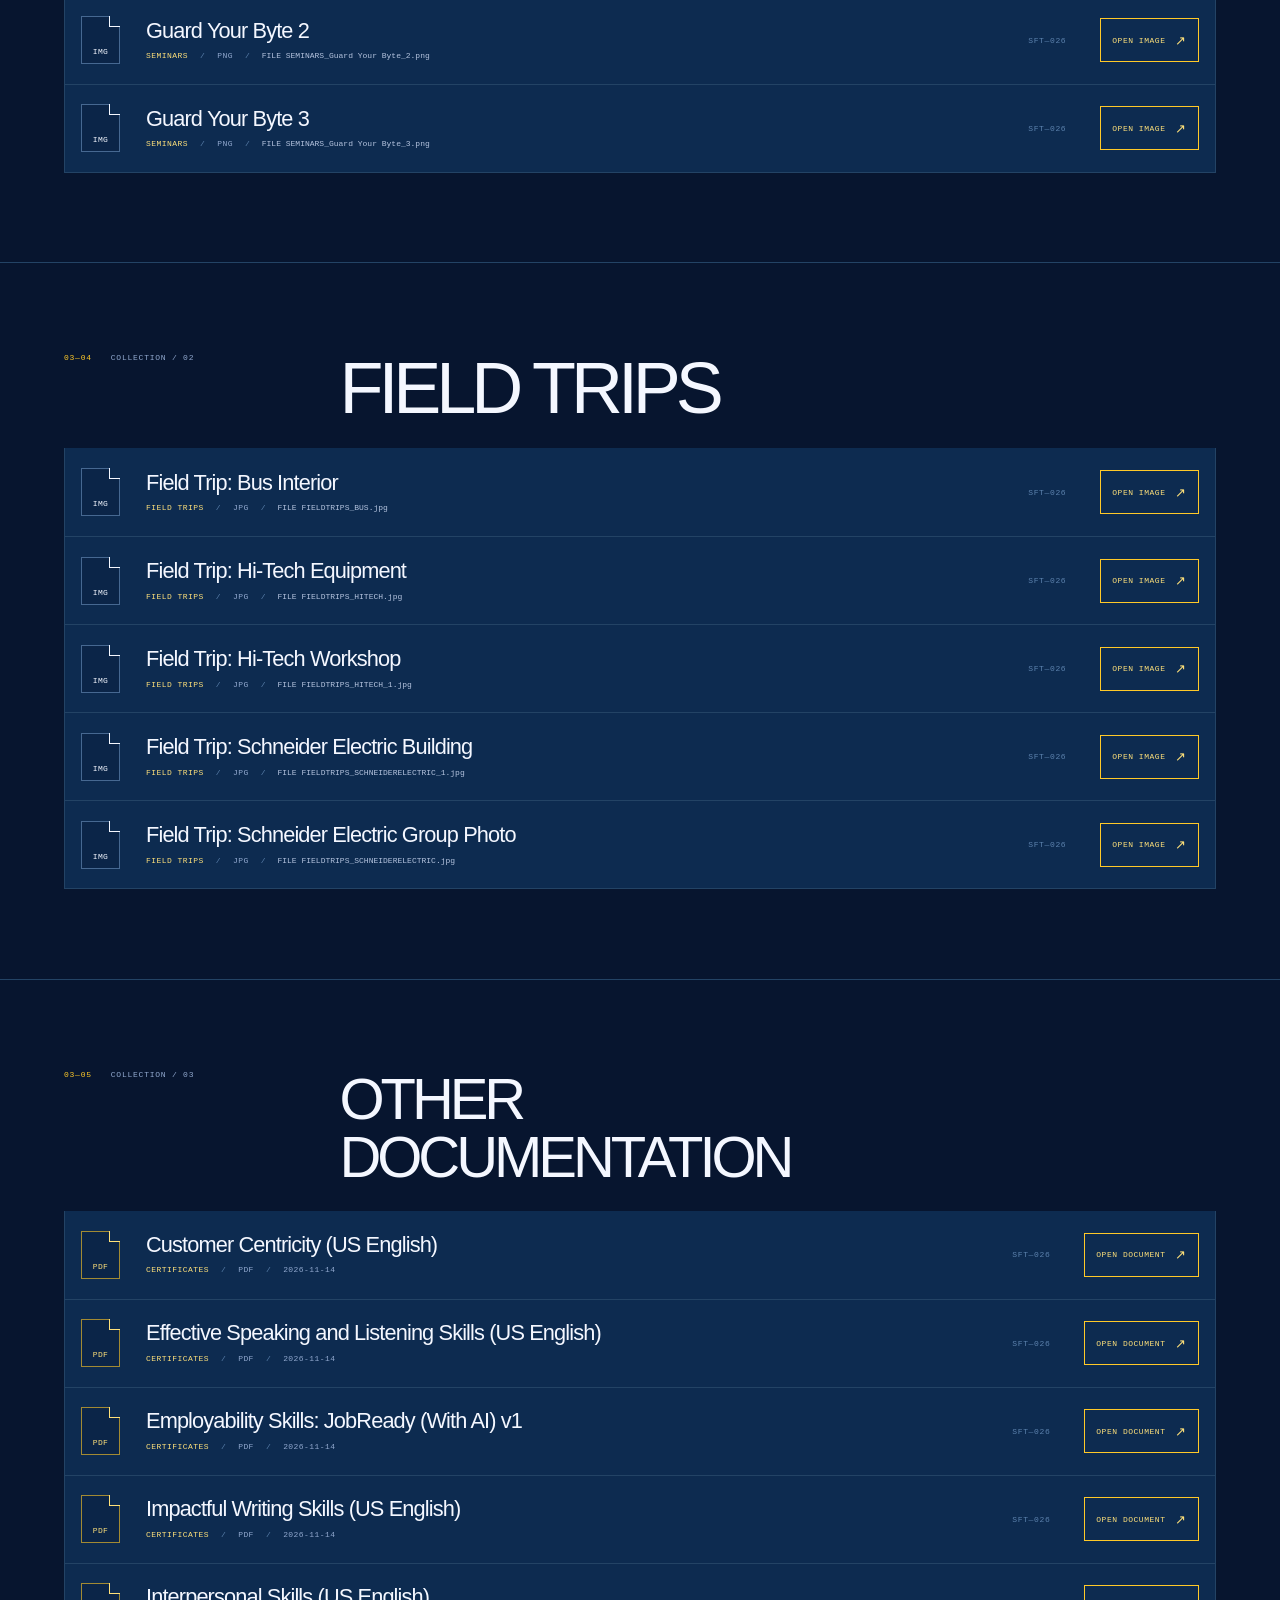
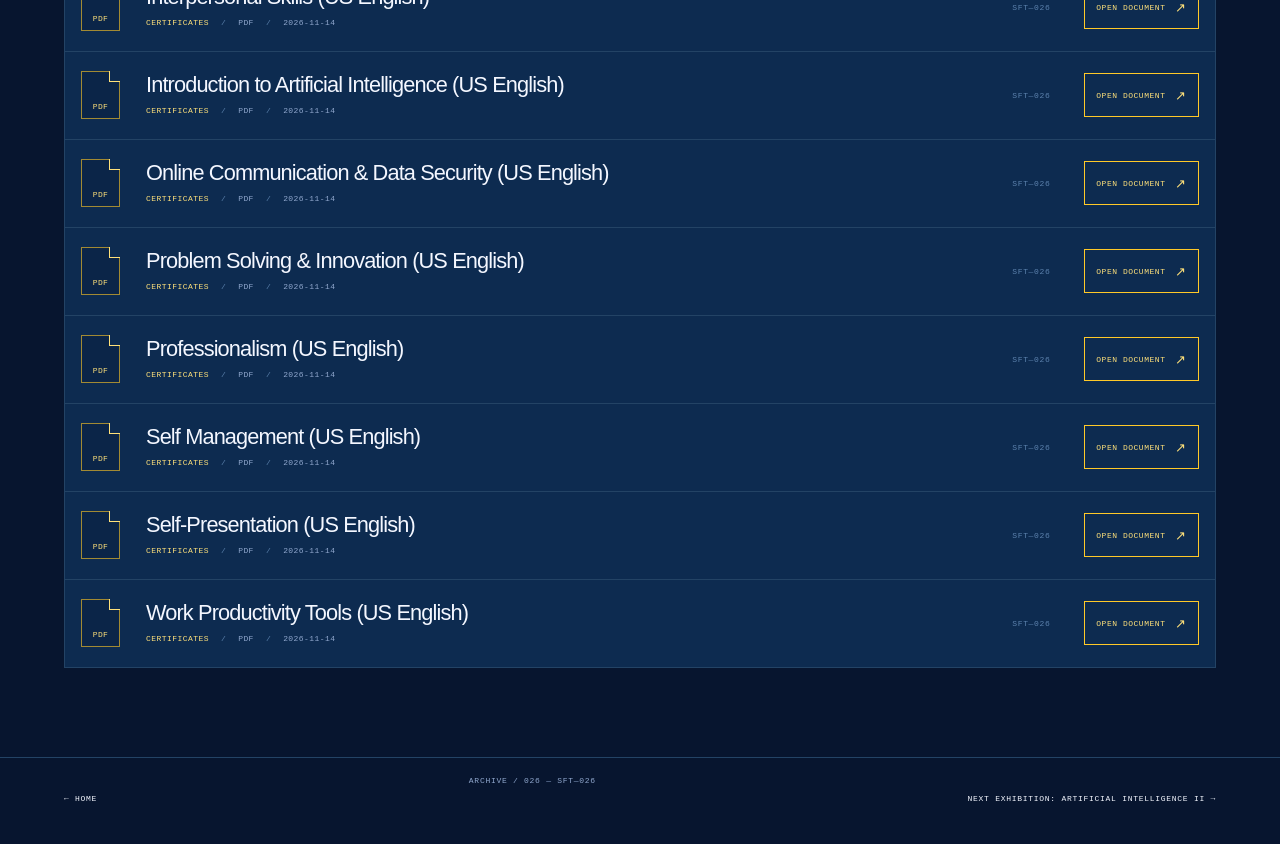
<file: subjects/seminars-field-trips/index.html>
<!doctype html>
<html lang="en">
<head>
  <meta charset="utf-8">
  <meta name="viewport" content="width=device-width, initial-scale=1">
  <meta name="theme-color" content="#07152F">
  <meta name="description" content="Seminars and field trips in ARCHIVE / 026, the academic archive of Carl Jhimuel Madanglog.">
  <title>Seminars &amp; Field Trips — ARCHIVE / 026</title>
  <link rel="stylesheet" href="../../styles/archive.css">
  <script src="../../scripts/works.js" defer></script>
  <script src="../../scripts/archive.js" defer></script>
</head>
<body class="subject-page" data-subject="seminars">
  <a class="skip-link" href="#main">Skip to content</a>
  <header class="site-header subject-header">
    <a class="brand" href="../../" aria-label="Archive 026 home"><span class="brand-mark">A<span>/</span></span><span>ARCHIVE <b>/</b> 026</span></a>
    <nav class="main-nav" id="main-nav" aria-label="Main navigation">
      <a href="../../">Home</a>
      <a href="../artificial-intelligence-ii/">Artificial Intelligence II</a>
      <a href="../emerging-technologies/">Emerging Technologies</a>
      <a href="../seminars-field-trips/" aria-current="page">Seminars &amp; Field Trips</a>
    </nav>
    <button class="menu-toggle" aria-expanded="false" aria-controls="main-nav" aria-label="Open navigation"><span></span><span></span></button>
  </header>
  <main id="main">
    <section class="subject-hero" data-mark="SFT" aria-labelledby="subject-title">
      <div class="subject-mark seminars-mark" aria-hidden="true"><span></span><i></i><b></b></div>
      <div class="subject-overline"><span class="subject-code">SUBJECT / 03</span><span>SEMINARS &amp; FIELD TRIPS</span><span>ACADEMIC EXHIBITION</span></div>
      <h1 class="subject-title" id="subject-title"><span>SEMINARS &amp;</span><span class="title-secondary">FIELD TRIPS<span class="period">.</span></span></h1>
      <div class="subject-deck">
        <p>A collection of academic seminars, educational trips, industry visits, and learning experiences that contribute to my academic and professional development.</p>
        <div class="subject-metadata"><span>COLLECTION <strong>03 / 03</strong></span><span>CURATOR <strong>CARL JHIMUEL MADANGLOG</strong></span><span>STATUS <strong>OPEN ARCHIVE</strong></span></div>
      </div>
    </section>
    <div class="subject-rule"><span class="rule-left">SFT—026 / INDEX</span><span>WORKS &amp; DOCUMENTS</span><span>026—03</span></div>

    <section class="subject-section letter-section" aria-labelledby="letter-heading">
      <div class="subject-section-head">
        <div class="section-index"><span>03—01</span><span>FORMAL CORRESPONDENCE</span></div>
        <h2 id="letter-heading">LETTER TO THE<br>PROFESSOR</h2>
      </div>
      <article class="letter-paper">
        <div class="letter-paper-head"><span>ARCHIVE / 026 · CORRESPONDENCE</span></div>
        <div class="letter-copy">
          <p>Dear Professor,</p>
          <p>I would like to respectfully explain my absences from our Saturday classes.</p>
          <p>I am currently balancing my responsibilities as a college student and a working individual. Due to my work schedule and professional commitments, there are instances when it becomes difficult for me to attend our Saturday class sessions.</p>
          <p>I fully understand the importance of class attendance and active participation in our academic activities. I sincerely apologize for my absences and any inconvenience they may have caused.</p>
          <p>Despite these challenges, I remain committed to fulfilling my academic responsibilities and keeping up with the lessons, activities, and requirements I may have missed.</p>
          <p>Below this letter, I have attached supporting documents regarding my employment and the company I currently work for as proof of my employment status.</p>
          <p>If there are any additional documents or requirements I need to submit to further verify my employment or support my explanation, I would be more than willing to provide them.</p>
          <p>I sincerely hope for your understanding and consideration. Thank you for your time, patience, and kind consideration.</p>
          <p>Respectfully,</p>
          <p class="letter-signature"><strong>Carl Jhimuel Madanglog</strong></p>
        </div>
      </article>
    </section>

    <section class="subject-section employment-documents-section" aria-labelledby="employment-documents-heading">
      <div class="subject-section-head">
        <div class="section-index"><span>03—02</span><span>EMPLOYMENT RECORDS</span></div>
        <h2 id="employment-documents-heading">EMPLOYMENT<br>SUPPORTING DOCUMENTS</h2>
        <p>Supporting documents verifying my current employment and the company I work for.</p>
      </div>
      <div class="work-controls">
        <label class="search-wrap" for="employment-work-search"><span aria-hidden="true">⌕</span><span class="sr-only">Search employment supporting documents</span><input id="employment-work-search" type="search" placeholder="Search file names or categories" autocomplete="off"></label>
        <label class="category-wrap" for="employment-category-filter"><span class="filter-label">FILTER</span><select id="employment-category-filter"><option value="all">All categories</option></select></label>
        <label class="sort-wrap" for="employment-work-sort"><span class="filter-label">SORT</span><select id="employment-work-sort"><option value="title-asc">Title A–Z</option><option value="date-desc">Newest first</option><option value="date-asc">Oldest first</option></select></label>
        <span class="result-count" id="employment-result-count" aria-live="polite">0 RECORDS</span>
      </div>
      <div class="document-list" id="employment-document-list" aria-live="polite"></div>
      <div class="empty-state" id="employment-empty-state" data-empty="collection" hidden>
        <div class="empty-art" aria-hidden="true">EMP</div>
        <div class="empty-copy"><span class="empty-code"></span><h3></h3><p></p></div>
      </div>
    </section>

    <section class="subject-section archive-category-section" aria-labelledby="seminars-heading">
      <div class="subject-section-head">
        <div class="section-index"><span>03—03</span><span>COLLECTION / 01</span></div>
        <h2 id="seminars-heading">SEMINARS</h2>
        <p>Search and filter the seminars, field trips, and supporting records below.</p>
      </div>
      <div class="work-controls">
        <label class="search-wrap" for="work-search"><span aria-hidden="true">⌕</span><span class="sr-only">Search seminars, field trips, and supporting materials</span><input id="work-search" type="search" placeholder="Search titles, file names, or categories" autocomplete="off"></label>
        <label class="category-wrap" for="category-filter"><span class="filter-label">FILTER</span><select id="category-filter"><option value="all">All categories</option></select></label>
        <label class="sort-wrap" for="work-sort"><span class="filter-label">SORT</span><select id="work-sort"><option value="title-asc">Title A–Z</option><option value="date-desc">Newest first</option><option value="date-asc">Oldest first</option></select></label>
        <span class="result-count" id="result-count" aria-live="polite">0 RECORDS</span>
      </div>
      <div class="document-list" id="document-list" aria-live="polite"></div>
      <div class="empty-state" id="empty-state" data-empty="collection" hidden>
        <div class="empty-art" aria-hidden="true">SFT</div>
        <div class="empty-copy"><span class="empty-code"></span><h3></h3><p></p></div>
      </div>
    </section>

    <section class="subject-section archive-category-section" aria-labelledby="field-trips-heading">
      <div class="subject-section-head">
        <div class="section-index"><span>03—04</span><span>COLLECTION / 02</span></div>
        <h2 id="field-trips-heading">FIELD TRIPS</h2>
      </div>
      <div class="document-list" id="field-trip-document-list" aria-live="polite"></div>
    </section>

    <section class="subject-section archive-category-section" aria-labelledby="supporting-heading">
      <div class="subject-section-head">
        <div class="section-index"><span>03—05</span><span>COLLECTION / 03</span></div>
        <h2 id="supporting-heading">OTHER DOCUMENTATION</h2>
      </div>
      <div class="document-list" id="supporting-document-list" aria-live="polite"></div>
    </section>

    <section class="subject-section timeline-section" aria-labelledby="timeline-heading" hidden>
      <div class="subject-section-head">
        <div class="section-index"><span>03—06</span><span>CHRONOLOGY</span></div>
        <h2 id="timeline-heading">Activity<br>timeline<span class="period">.</span></h2>
        <p>A dated index of activities entered into this combined collection.</p>
      </div>
      <div class="timeline-list" id="timeline-list"></div>
    </section>
  </main>
  <footer class="subject-end"><a href="../../">← HOME</a><span>ARCHIVE / 026 — SFT—026</span><a href="../artificial-intelligence-ii/">NEXT EXHIBITION: ARTIFICIAL INTELLIGENCE II →</a></footer>
  <dialog class="pdf-dialog" id="pdf-dialog" aria-labelledby="pdf-dialog-title">
    <div class="pdf-viewer-shell">
      <div class="pdf-dialog-head"><h2 class="pdf-dialog-title" id="pdf-dialog-title">DOCUMENT PREVIEW</h2><button class="pdf-dialog-close" type="button" aria-label="Close document preview">×</button></div>
      <div class="pdf-toolbar" role="toolbar" aria-label="Document reader controls">
        <div class="pdf-tool-group pdf-page-controls"><button id="pdf-previous" type="button" aria-label="Previous page" disabled>←</button><output id="pdf-page-count" aria-label="Current page and total pages" aria-live="polite">— / —</output><button id="pdf-next" type="button" aria-label="Next page" disabled>→</button></div>
        <div class="pdf-search-group" role="search" aria-label="Search document text"><label class="sr-only" for="pdf-search">Search this document</label><input id="pdf-search" type="search" placeholder="Search this PDF" autocomplete="off"><button id="pdf-search-run" type="button">FIND</button><button id="pdf-search-prev" type="button" aria-label="Previous search result" disabled>↑</button><button id="pdf-search-next" type="button" aria-label="Next search result" disabled>↓</button><output id="pdf-search-count" aria-live="polite">SEARCH TEXT</output></div>
        <div class="pdf-tool-group pdf-zoom-controls"><button id="pdf-zoom-out" type="button" aria-label="Zoom out" disabled>−</button><output id="pdf-zoom-level">100%</output><button id="pdf-zoom-in" type="button" aria-label="Zoom in" disabled>+</button><button id="pdf-fit-width" type="button" disabled>FIT WIDTH</button><button id="pdf-fullscreen" type="button">FULLSCREEN</button></div>
      </div>
      <div class="pdf-viewer-body" id="pdf-viewer-body">
        <p class="pdf-viewer-status" id="pdf-viewer-status" role="status">Choose a PDF to preview it here.</p>
        <div class="pdf-page-stack" id="pdf-page-stack" hidden></div>
        <img class="pdf-image-preview" id="pdf-image-preview" alt="" hidden>
        <div class="pdf-viewer-error" id="pdf-viewer-error" role="alert" hidden><p id="pdf-error-message">This file could not be previewed.</p><a id="pdf-fallback-link" href="#" target="_blank" rel="noopener noreferrer">Open original file</a></div>
      </div>
    </div>
  </dialog>
  <div class="cursor-orb" aria-hidden="true"><span></span></div>
</body>
</html>
</file>
<file: styles/archive.css>
@charset "utf-8";
:root {
  color-scheme: dark;
  --bg: #07152F;
  --bg-rgb: 7, 21, 47;
  --surface: #0B2548;
  --panel: #0D2B50;
  --panel-raised: #123B82;
  --paper: #F4F7FF;
  --paper-rgb: 244, 247, 255;
  --gold: #FFC928;
  --gold-rgb: 255, 201, 40;
  --gold-highlight: #FFE17A;
  --muted: #B5C4DF;
  --muted-rgb: 181, 196, 223;
  --quiet: #91A8CE;
  --steel: #5D83AE;
  --steel-rgb: 93, 131, 174;
  --blue-rgb: 6, 71, 255;
  --line: #234365;
  --line-soft: rgba(var(--paper-rgb), .13);
  --blue: #0647FF;
  --sans: "Helvetica Neue", Helvetica, Arial, sans-serif;
  --mono: "SFMono-Regular", Consolas, "Liberation Mono", monospace;
  --gutter: clamp(20px, 5vw, 78px);
  --measure: 1440px;
  font-family: var(--sans);
  background: var(--bg);
  color: var(--paper);
  scroll-behavior: smooth;
  scrollbar-color: var(--line) var(--bg);
}
* { box-sizing: border-box; }
html { min-width: 320px; background: var(--bg); }
body { margin: 0; min-width: 320px; background: var(--bg); color: var(--paper); font-family: var(--sans); -webkit-font-smoothing: antialiased; }
body::before { content: ""; position: fixed; z-index: 20; inset: 0; pointer-events: none; opacity: .11; background: repeating-linear-gradient(0deg, transparent 0 3px, rgba(var(--steel-rgb),.035) 3px 4px); }
a { color: inherit; text-decoration: none; }
button, input, select { font: inherit; }
button, a, input, select { -webkit-tap-highlight-color: transparent; }
button:focus-visible, a:focus-visible, input:focus-visible, select:focus-visible, summary:focus-visible { outline: 2px solid var(--gold); outline-offset: 5px; }
::selection { color: var(--bg); background: var(--gold); }
.skip-link { position: fixed; z-index: 100; top: 8px; left: 8px; padding: 12px 16px; background: var(--gold); color: var(--bg); transform: translateY(-150%); }
.skip-link:focus { transform: translateY(0); }
.sr-only { position: absolute; width: 1px; height: 1px; padding: 0; margin: -1px; overflow: hidden; clip: rect(0,0,0,0); white-space: nowrap; border: 0; }
.page-grain { position: fixed; inset: 0; pointer-events: none; z-index: 19; opacity: .035; background-image: url("data:image/svg+xml,%3Csvg viewBox='0 0 180 180' xmlns='http://www.w3.org/2000/svg'%3E%3Cfilter id='n'%3E%3CfeTurbulence type='fractalNoise' baseFrequency='.88' numOctaves='3' stitchTiles='stitch'/%3E%3C/filter%3E%3Crect width='100%25' height='100%25' filter='url(%23n)' opacity='.32'/%3E%3C/svg%3E"); }
.site-header, .site-footer { width: min(100%, var(--measure)); margin-inline: auto; padding-inline: var(--gutter); }
.site-header { min-height: 82px; display: flex; align-items: center; justify-content: space-between; border-bottom: 1px solid var(--line); position: relative; z-index: 30; }
.brand { display: inline-flex; align-items: center; gap: 11px; font: 700 11px/1 var(--mono); letter-spacing: .07em; white-space: nowrap; }
.brand > span:last-child b { color: var(--gold); font-weight: 400; }
.brand-mark { display: grid; place-items: center; width: 26px; height: 26px; border: 1px solid var(--gold); color: var(--gold); font: 600 14px/1 var(--sans); }
.brand-mark span { font: 10px var(--mono); }
.main-nav { display: flex; align-items: center; gap: clamp(18px, 3vw, 44px); }
.main-nav a { min-height: 44px; display: inline-flex; align-items: center; gap: 8px; color: var(--muted); font-size: 11px; letter-spacing: .04em; transition: color .2s ease; }
.main-nav a:hover, .main-nav a[aria-current="page"] { color: var(--paper); }
.main-nav a span { color: var(--gold); font: 9px var(--mono); }
.menu-toggle { display: none; }
.home-hero { width: min(100%, var(--measure)); min-height: min(800px, calc(100svh - 82px)); margin-inline: auto; padding: clamp(42px, 8vh, 90px) var(--gutter) 68px; display: grid; grid-template-columns: minmax(0, 1.16fr) minmax(330px, .84fr); align-items: center; position: relative; overflow: hidden; }
.hero-copy { position: relative; z-index: 2; padding-block: 12px; }
.eyebrow, .section-index, .meta-key, .portal-topline, .portal-kicker, .portal-enter, .art-label, .art-coordinate, .scroll-cue, .graphic-readout, .closing-band, .site-footer > span, .back-top, .subject-overline, .subject-code, .subject-metadata, .collection-label, .timeline-kicker, .subject-number, .filter-label, .empty-code { font-family: var(--mono); text-transform: uppercase; letter-spacing: .095em; }
.eyebrow { margin: 0 0 clamp(30px, 5vw, 58px); color: var(--muted); font-size: 10px; display: flex; align-items: center; gap: 11px; }
.status-dot { display: inline-block; width: 6px; height: 6px; border-radius: 50%; background: var(--gold); box-shadow: 0 0 12px rgba(var(--gold-rgb),.25); }
.eyebrow-index { margin-left: 10px; padding-left: 13px; border-left: 1px solid var(--line); color: var(--quiet); }
.hero-title { margin: 0; font-size: clamp(58px, 9.2vw, 142px); line-height: .84; font-weight: 600; letter-spacing: -.092em; }
.hero-title > span { display: block; width: max-content; max-width: 100%; white-space: nowrap; animation: title-in .8s both cubic-bezier(.2,.8,.2,1); }
.hero-title > span:nth-child(2) { animation-delay: .1s; }
.hero-title > span:nth-child(3) { animation-delay: .2s; }
.period { color: var(--gold); }
.hero-caption { display: flex; align-items: flex-start; gap: 16px; margin: clamp(36px, 5vh, 58px) 0 0 clamp(2px, .5vw, 10px); }
.caption-rule { width: 33px; height: 1px; margin-top: 8px; background: var(--gold); }
.hero-caption p { margin: 0; color: var(--muted); font: 12px/1.7 var(--mono); }
.hero-art { position: relative; width: min(100%, 545px); aspect-ratio: .94; justify-self: end; margin-right: 1%; border: 1px solid rgba(var(--steel-rgb),.25); background-image: linear-gradient(rgba(var(--steel-rgb),.15) 1px, transparent 1px), linear-gradient(90deg, rgba(var(--steel-rgb),.15) 1px, transparent 1px); background-size: 48px 48px; overflow: hidden; isolation: isolate; }
.hero-art::before, .hero-art::after { content: ""; position: absolute; z-index: -1; width: 16px; height: 16px; border-color: var(--gold); opacity: .7; }
.hero-art::before { top: -1px; left: -1px; border-top: 1px solid; border-left: 1px solid; }
.hero-art::after { right: -1px; bottom: -1px; border-right: 1px solid; border-bottom: 1px solid; }
.sculpture { position: absolute; inset: 4% 2%; width: 96%; height: 92%; overflow: visible; animation: sculpture-arrive 1.25s .1s both cubic-bezier(.2,.75,.2,1); }
.sculpture-orbit { stroke: rgba(var(--gold-rgb),.32); stroke-width: .75; stroke-dasharray: 3 6; transform-origin: 310px 330px; animation: orbit-turn 40s linear infinite; }
.sculpture-wire { stroke: rgba(var(--paper-rgb),.67); stroke-width: 1.15; }
.sculpture-fine { stroke: rgba(var(--gold-rgb),.24); stroke-width: .7; }
.sculpture-fine circle { fill: var(--gold); stroke: none; }
.sculpture-core { fill: rgba(var(--gold-rgb),.045); stroke: var(--gold); stroke-width: 1.3; animation: core-breathe 5s ease-in-out infinite; }
.sculpture-node { fill: var(--gold); filter: drop-shadow(0 0 7px rgba(var(--gold-rgb),.7)); }
.art-label { position: absolute; z-index: 1; left: 18px; right: 18px; color: var(--paper); font-size: 8px; }
.art-label span { color: var(--quiet); }
.art-label-top { top: 17px; display: flex; justify-content: space-between; }
.art-label-bottom { bottom: 17px; }
.art-cross { float: right; font-size: 15px; color: var(--gold) !important; }
.art-coordinate { position: absolute; color: var(--quiet); font-size: 7px; writing-mode: vertical-rl; }
.coordinate-a { top: 50%; left: 8px; transform: translateY(-50%) rotate(180deg); }
.coordinate-b { top: 50%; right: 8px; transform: translateY(-50%); }
.art-target { position: absolute; right: 22px; top: 55px; color: var(--gold); font-size: 16px; }
.scroll-cue { position: absolute; left: var(--gutter); bottom: 25px; display: flex; align-items: center; gap: 13px; color: var(--quiet); font-size: 8px; }
.scroll-cue i { color: var(--gold); font-size: 16px; font-style: normal; animation: nudge-down 1.5s ease-in-out infinite; }
.section-pad { width: min(100%, var(--measure)); margin-inline: auto; padding-inline: var(--gutter); }
.archive-meta { padding-top: 25px; padding-bottom: clamp(84px, 12vw, 170px); }
.section-index { display: flex; align-items: center; gap: 19px; color: var(--quiet); font-size: 8px; }
.section-index span:first-child { color: var(--gold); }
.meta-grid { margin-top: 26px; border-top: 1px solid var(--line); display: grid; grid-template-columns: 1fr 1.5fr 1.4fr .6fr; }
.meta-cell { min-height: 112px; display: flex; flex-direction: column; justify-content: space-between; padding: 17px 16px 15px 0; border-bottom: 1px solid var(--line); }
.meta-cell + .meta-cell { padding-left: 22px; border-left: 1px solid var(--line); }
.meta-key { color: var(--quiet); font-size: 8px; }
.meta-value { color: var(--paper); font-size: 12px; line-height: 1.35; letter-spacing: .035em; }
.meta-number { color: var(--gold); font: 32px/.9 var(--sans); letter-spacing: -.08em; }
.collections { padding-bottom: clamp(72px, 11vw, 150px); }
.section-heading { display: grid; grid-template-columns: 1fr minmax(180px, 1fr) minmax(170px, .65fr); gap: 28px; align-items: end; margin-bottom: 52px; }
.section-heading .section-index { align-self: start; }
.section-heading h2 { margin: 0; font-size: clamp(42px, 6vw, 80px); line-height: .93; font-weight: 500; letter-spacing: -.07em; }
.section-heading h2 span { color: var(--quiet); }
.heading-note { max-width: 180px; margin: 0 0 5px; justify-self: end; color: var(--muted); font: 10px/1.65 var(--mono); }
.portal-list { display: grid; grid-template-columns: 1fr 1fr; border-top: 1px solid var(--line); border-bottom: 1px solid var(--line); }
.portal { min-height: 495px; display: block; position: relative; isolation: isolate; padding: 18px clamp(20px, 3vw, 42px); overflow: hidden; background-color: var(--panel); transition: background-color .25s ease, box-shadow .25s ease; }
.portal + .portal { border-left: 1px solid var(--line); }
.portal:hover { background-color: var(--panel-raised); box-shadow: inset 0 0 0 1px rgba(var(--gold-rgb),.55); }
.portal-topline { display: flex; justify-content: space-between; gap: 15px; color: var(--quiet); font-size: 8px; }
.portal-copy { position: relative; z-index: 2; margin-top: 54px; }
.portal-kicker { margin: 0 0 14px; color: var(--quiet); font-size: 8px; }
.portal h3 { margin: 0; font-size: clamp(34px, 4.2vw, 63px); line-height: .91; letter-spacing: -.072em; font-weight: 550; }
.portal-ai h3 { color: var(--paper); }
.portal-ai h3 em { color: var(--gold); font-size: .72em; font-weight: 400; font-style: normal; }
.portal-enter { display: inline-flex; min-height: 44px; gap: 14px; align-items: center; margin-top: 24px; color: var(--gold); font-size: 8px; }
.portal-enter b { display: inline-grid; place-items: center; width: 23px; height: 23px; border: 1px solid rgba(var(--gold-rgb),.55); border-radius: 50%; font: 12px var(--sans); transition: transform .2s ease, color .2s ease, background .2s ease; }
.portal:hover .portal-enter b { transform: translate(3px,-2px); color: var(--bg); background: var(--gold); }
.portal-index { position: absolute; right: 20px; bottom: 14px; z-index: 2; color: rgba(var(--muted-rgb),.25); font: 10px var(--mono); }
.portal-graphic { position: absolute; z-index: 0; right: 5%; bottom: -3%; width: 57%; height: 67%; opacity: .84; transition: transform .5s cubic-bezier(.2,.8,.2,1), opacity .4s ease; }
.portal:hover .portal-graphic { transform: translate(-5px,-5px) scale(1.035); opacity: 1; filter: drop-shadow(0 0 18px rgba(var(--blue-rgb),.22)); }
.ai-graphic svg { width: 100%; height: 100%; overflow: visible; }
.ai-graph-lines { stroke: rgba(var(--gold-rgb),.54); stroke-width: 1; }
.ai-graph-nodes { fill: var(--gold); }
.ai-orbit { stroke: rgba(var(--blue-rgb),.72); stroke-width: .7; stroke-dasharray: 3 7; transform-origin: 189px 164px; animation: orbit-turn 36s linear infinite; }
.graphic-readout { position: absolute; right: 0; bottom: 4px; color: var(--quiet); font-size: 7px; }
.emerging-graphic { width: 50%; height: 74%; right: 8%; bottom: -5%; overflow: hidden; border-left: 1px solid rgba(var(--steel-rgb),.42); border-bottom: 1px solid rgba(var(--steel-rgb),.42); }
.tech-grid { position: absolute; inset: 0; background-image: linear-gradient(rgba(var(--steel-rgb),.23) 1px, transparent 1px), linear-gradient(90deg, rgba(var(--steel-rgb),.23) 1px, transparent 1px); background-size: 24px 24px; mask-image: linear-gradient(140deg, #000, transparent 82%); }
.tech-ring { position: absolute; top: 49%; left: 53%; aspect-ratio: 1; border: 1px solid rgba(var(--muted-rgb),.48); border-radius: 50%; transform: translate(-50%,-50%); }
.ring-a { width: 48%; border-style: dashed; border-color: var(--gold); animation: orbit-turn 50s linear infinite; }
.ring-b { width: 74%; border-color: rgba(var(--steel-rgb),.5); }
.ring-c { width: 102%; border-color: rgba(var(--steel-rgb),.36); border-style: dashed; }
.tech-axis { position: absolute; left: 53%; top: 0; width: 1px; height: 100%; background: var(--blue); opacity: .58; transform: rotate(35deg); transform-origin: center; }
.tech-core { position: absolute; top: 49%; left: 53%; transform: translate(-50%,-50%); width: 68px; height: 68px; display: grid; place-content: center; border: 1px solid var(--gold); background: var(--bg); color: var(--gold); text-align: center; font: 12px/1.1 var(--mono); }
.tech-core small { color: var(--quiet); font-size: 8px; }
.tech-label { position: absolute; color: var(--muted); font: 7px var(--mono); letter-spacing: .08em; }
.label-a { left: 12px; top: 42%; }
.label-b { right: 9px; top: 10px; color: var(--gold); }
.tech-coord { position: absolute; left: 12px; bottom: 9px; color: var(--quiet); font: 7px/1.7 var(--mono); }
.closing-band { min-height: 54px; border-top: 1px solid var(--line); border-bottom: 1px solid var(--line); display: flex; justify-content: space-between; align-items: center; padding: 0 var(--gutter); color: var(--quiet); font-size: 8px; }
.closing-band b { color: var(--gold); font-size: 13px; font-weight: 400; }
.site-footer { min-height: 100px; display: flex; justify-content: space-between; align-items: center; gap: 20px; }
.site-footer > span, .back-top { color: var(--quiet); font-size: 8px; }
.back-top { min-height: 44px; display: inline-flex; align-items: center; transition: color .2s; }
.back-top:hover { color: var(--gold); }
.cursor-orb { position: fixed; z-index: 100; top: 0; left: 0; width: 32px; height: 32px; pointer-events: none; opacity: 0; transform: translate(-50%,-50%); transition: opacity .18s; }
body.has-pointer .cursor-orb { opacity: 1; }
.cursor-orb::before, .cursor-orb::after, .cursor-orb span { content: ""; position: absolute; left: 50%; top: 50%; transform: translate(-50%,-50%); border-radius: 50%; }
.cursor-orb::before { width: 100%; height: 100%; border: 1px solid rgba(var(--gold-rgb),.7); transition: width .18s,height .18s,background .18s; }
.cursor-orb::after { width: 3px; height: 3px; background: var(--gold); }
.cursor-orb span { width: 6px; height: 6px; border: 1px solid var(--gold); }
body.pointer-over-link .cursor-orb::before { width: 23px; height: 23px; background: rgba(var(--gold-rgb),.12); }
.reveal { opacity: 1; transform: none; }
.js-ready .reveal { opacity: 0; transform: translateY(18px); transition: opacity .7s ease, transform .7s cubic-bezier(.2,.8,.2,1); }
.js-ready .reveal.is-visible { opacity: 1; transform: translateY(0); }
@keyframes title-in { from { opacity: 0; transform: translateY(22px); } to { opacity: 1; transform: translateY(0); } }
@keyframes sculpture-arrive { from { opacity: 0; transform: scale(.94) rotate(-3deg); } to { opacity: 1; transform: scale(1) rotate(0); } }
@keyframes orbit-turn { to { transform: rotate(360deg); } }
@keyframes core-breathe { 0%,100% { fill: rgba(var(--gold-rgb),.03); } 50% { fill: rgba(var(--gold-rgb),.13); } }
@keyframes nudge-down { 0%,100% { transform: translateY(-2px); } 50% { transform: translateY(3px); } }

/* Direct-to-subject home */
.home-page { min-height: 100vh; min-height: 100svh; display: flex; flex-direction: column; }
.home-page .site-header { width: 100%; min-height: 70px; border-bottom: 0; }
.home-header-note { color: var(--quiet); font: 8px var(--mono); letter-spacing: .1em; }
.home-header-note i { padding-inline: 5px; color: var(--gold); font-style: normal; }
.home-main { flex: 1; display: grid; place-items: center; padding: 28px var(--gutter) 34px; }
.home-select { width: min(100%, 1290px); }
.home-heading { margin-bottom: clamp(24px, 4vh, 42px); }
.home-heading .eyebrow { margin-bottom: 17px; font-size: 8px; }
.home-heading h1 { margin: 0; font-size: clamp(42px, 5.6vw, 70px); line-height: .95; font-weight: 500; letter-spacing: -.075em; }
.home-heading h1 .heading-secondary { color: var(--paper); }
.home-heading h1 .period { color: var(--gold); }
.collection-list { border-top: 1px solid var(--line); }
.collection-row { min-height: 110px; padding: 15px 10px 15px 4px; display: grid; grid-template-columns: 48px minmax(0,1fr) 42px; align-items: center; gap: clamp(16px, 2.7vw, 38px); border-bottom: 1px solid var(--line); transition: background-color .2s ease, padding .2s ease; }
.collection-row:hover { padding-left: 13px; background: rgba(13,43,80,.46); }
.collection-number { color: var(--gold); font: 10px var(--mono); letter-spacing: .09em; }
.collection-copy { min-width: 0; display: grid; grid-template-columns: minmax(0,1.1fr) minmax(220px,.78fr); align-items: center; gap: 20px clamp(20px,3vw,42px); }
.collection-copy h2 { margin: 0; color: var(--paper); font-size: clamp(24px, 3vw, 38px); line-height: 1; font-weight: 500; letter-spacing: -.065em; }
.collection-copy p { max-width: 430px; margin: 0; color: var(--muted); font-size: 12px; line-height: 1.65; }
.collection-arrow { width: 38px; height: 38px; justify-self: end; display: grid; place-items: center; border: 1px solid var(--line); color: var(--muted); font: 17px var(--sans); transition: transform .2s ease, border-color .2s ease, color .2s ease, background-color .2s ease; }
.collection-row:hover .collection-arrow, .collection-row:focus-visible .collection-arrow { transform: translateX(4px); border-color: var(--gold); background: rgba(var(--gold-rgb),.06); color: var(--gold-highlight); }
.collection-row:focus-visible { outline-offset: -3px; }
.collection-detail { display: none; grid-template-columns: minmax(0,.8fr) minmax(0,1fr); align-items: start; gap: 14px 28px; margin-top: clamp(28px,5vh,48px); padding: 22px 0 8px; border-top: 1px solid var(--line); }
.collection-detail:target { display: grid; }
.collection-detail:focus { outline: 2px solid var(--gold); outline-offset: 5px; }
.collection-detail-index { grid-column: 1/-1; color: var(--gold); font: 8px var(--mono); letter-spacing: .1em; }
.collection-detail h2 { margin: 0; color: var(--paper); font-size: clamp(24px,3vw,38px); line-height: 1; font-weight: 500; letter-spacing: -.065em; }
.collection-detail p { max-width: 430px; margin: 0; color: var(--muted); font-size: 12px; line-height: 1.65; }
.home-footer { width: min(100%, 1440px); min-height: 50px; margin-inline: auto; padding: 0 var(--gutter); display: flex; align-items: center; justify-content: space-between; border-top: 1px solid var(--line); color: var(--quiet); font: 8px var(--mono); letter-spacing: .09em; }

/* Subject exhibitions */
.subject-page { --subject-accent: var(--gold); }
.subject-page[data-subject="emerging"] { --subject-accent: var(--gold-highlight); }
.subject-page .main-nav a[aria-current="page"] { color: var(--subject-accent); }
.subject-header { border-bottom-color: var(--line); }
.subject-header .brand-mark { border-color: var(--subject-accent); color: var(--subject-accent); }
.subject-hero { width: min(100%, var(--measure)); margin: 0 auto; padding: clamp(45px, 8vw, 112px) var(--gutter) clamp(56px, 9vw, 125px); position: relative; overflow: hidden; }
.subject-hero::after { content: attr(data-mark); position: absolute; top: 10%; right: var(--gutter); color: rgba(var(--steel-rgb),.055); font: 500 clamp(200px, 36vw, 510px)/.8 var(--sans); letter-spacing: -.11em; pointer-events: none; }
.subject-overline { position: relative; z-index: 1; display: flex; flex-wrap: wrap; gap: 12px; align-items: center; color: var(--muted); font-size: 9px; }
.subject-code { padding: 7px 9px; border: 1px solid var(--subject-accent); color: var(--subject-accent); font-size: 8px; }
.subject-title { position: relative; z-index: 1; margin: clamp(30px, 5vw, 65px) 0 0; max-width: 1200px; font-size: clamp(63px, 12vw, 174px); line-height: .78; font-weight: 550; letter-spacing: -.1em; }
.subject-title > span { display: block; }
.subject-title .title-secondary { color: var(--paper); }
.subject-deck { position: relative; z-index: 1; max-width: 810px; display: grid; grid-template-columns: 1fr minmax(190px, .42fr); gap: 32px; align-items: end; margin-top: clamp(35px, 6vw, 75px); }
.subject-deck p { max-width: 560px; margin: 0; color: var(--muted); font-size: clamp(14px, 1.5vw, 18px); line-height: 1.65; }
.subject-metadata { display: flex; flex-direction: column; gap: 10px; color: var(--quiet); font-size: 8px; line-height: 1.6; }
.subject-metadata strong { color: var(--paper); font-weight: 400; }
.subject-mark { position: absolute; z-index: 0; right: 9%; top: 34%; width: 30vw; height: 30vw; max-width: 360px; max-height: 360px; pointer-events: none; opacity: .8; }
.ai-mark { border: 1px solid rgba(var(--gold-rgb),.4); border-radius: 50%; }
.ai-mark::before, .ai-mark::after { content: ""; position: absolute; border: 1px solid rgba(var(--gold-rgb),.43); inset: 12%; border-radius: 50%; }
.ai-mark::after { inset: 26%; border-style: dashed; animation: orbit-turn 42s linear infinite; }
.ai-mark i, .ai-mark b, .ai-mark em { position: absolute; display: block; width: 8px; height: 8px; background: var(--gold); border-radius: 50%; box-shadow: 0 0 14px rgba(var(--gold-rgb),.25); }
.ai-mark i { left: 17%; top: 31%; }.ai-mark b { right: 22%; top: 16%; }.ai-mark em { right: 14%; bottom: 29%; }
.ai-mark span { position: absolute; top: 50%; left: 3%; width: 94%; height: 1px; background: rgba(var(--gold-rgb),.25); transform: rotate(-38deg); }
.et-mark { opacity: .82; border: 1px solid var(--steel); background-image: linear-gradient(rgba(var(--steel-rgb),.27) 1px, transparent 1px),linear-gradient(90deg,rgba(var(--steel-rgb),.27) 1px,transparent 1px); background-size: 24px 24px; transform: rotate(15deg); }
.et-mark::before, .et-mark::after { content: ""; position: absolute; border: 1px solid rgba(var(--steel-rgb),.62); border-radius: 50%; width: 66%; aspect-ratio: 1; left: 16%; top: 17%; }
.et-mark::after { width: 39%; left: 29%; top: 30%; border-style: dashed; border-color: var(--gold-highlight); }
.et-mark span { position: absolute; z-index: 1; top: 46%; left: 45%; width: 10px; height: 10px; background: var(--paper); }
.seminars-mark { border: 1px solid rgba(var(--steel-rgb),.62); background-image: linear-gradient(rgba(var(--steel-rgb),.16) 1px, transparent 1px),linear-gradient(90deg,rgba(var(--steel-rgb),.16) 1px,transparent 1px); background-size: 28px 28px; transform: rotate(-8deg); }
.seminars-mark::before { content: ""; position: absolute; inset: 18%; border-left: 1px solid rgba(var(--gold-rgb),.55); border-bottom: 1px solid rgba(var(--gold-rgb),.55); transform: rotate(-25deg) skew(12deg); }
.seminars-mark::after { content: ""; position: absolute; top: 28%; left: 28%; width: 44%; aspect-ratio: 1; border: 1px dashed rgba(var(--gold-rgb),.58); transform: rotate(45deg); }
.seminars-mark span, .seminars-mark i, .seminars-mark b { position: absolute; z-index: 1; width: 8px; height: 8px; border: 1px solid var(--gold-highlight); border-radius: 50%; background: var(--bg); }
.seminars-mark span { top: 23%; left: 18%; }.seminars-mark i { top: 45%; left: 49%; }.seminars-mark b { right: 17%; bottom: 19%; }
.subject-rule { border-top: 1px solid var(--line); border-bottom: 1px solid var(--line); width: min(100%, var(--measure)); margin-inline: auto; padding: 0 var(--gutter); min-height: 56px; display: flex; justify-content: space-between; align-items: center; gap: 14px; color: var(--quiet); font: 8px var(--mono); letter-spacing: .1em; text-transform: uppercase; }
.subject-rule .rule-left { color: var(--subject-accent); }
.subject-section { width: min(100%, var(--measure)); margin-inline: auto; padding: clamp(66px, 9vw, 125px) var(--gutter); }
.subject-section-head { display: grid; grid-template-columns: .7fr 1.7fr .7fr; gap: 28px; align-items: end; margin-bottom: 38px; }
.subject-section-head .section-index { align-self: start; }
.subject-section-head h2 { margin: 0; font-size: clamp(42px, 7vw, 93px); line-height: .87; font-weight: 500; letter-spacing: -.085em; }
.subject-section-head p { justify-self: end; max-width: 190px; margin: 0 0 3px; color: var(--quiet); font: 9px/1.65 var(--mono); }
.final-project-section { border-block: 1px solid var(--gold); background: var(--surface); box-shadow: inset 3px 0 0 var(--gold); }
.final-project-link { display: inline-flex; min-height: 58px; min-width: 240px; align-items: center; justify-content: space-between; gap: 36px; padding: 0 18px; border: 1px solid var(--gold); background: var(--panel); color: var(--gold-highlight); font: 10px var(--mono); letter-spacing: .1em; text-transform: uppercase; transition: color .2s ease, background-color .2s ease, border-color .2s ease; }
.final-project-link:hover { color: var(--bg); background: var(--gold); border-color: var(--gold-highlight); }
.final-project-link span { font: 17px var(--sans); }
.work-controls { border-top: 1px solid var(--line); border-bottom: 1px solid var(--line); padding: 14px 0; display: grid; grid-template-columns: minmax(0,1fr) minmax(160px,220px) minmax(150px,190px) auto; align-items: center; gap: 14px; }
.search-wrap { display: flex; align-items: center; gap: 12px; color: var(--quiet); }
.search-wrap span { font: 15px var(--sans); }
.search-wrap input, .category-wrap select { width: 100%; min-height: 44px; border: 0; border-bottom: 1px solid transparent; border-radius: 0; outline: 0; color: var(--paper); background: transparent; font: 12px var(--sans); }
.search-wrap input::placeholder { color: var(--quiet); opacity: 1; }
.search-wrap input:focus-visible, .category-wrap select:focus-visible { outline: 0; border-bottom-color: var(--subject-accent); }
.category-wrap { display: flex; align-items: center; gap: 8px; }
.sort-wrap { display: flex; align-items: center; gap: 8px; }
.filter-label { flex: none; color: var(--quiet); font-size: 8px; }
.category-wrap select, .sort-wrap select { min-width: 0; width: 100%; min-height: 44px; appearance: none; padding: 0 24px 0 8px; border: 0; border-bottom: 1px solid var(--line); border-radius: 0; outline: 0; color: var(--paper); background: url("data:image/svg+xml,%3Csvg xmlns='http://www.w3.org/2000/svg' width='12' height='12' viewBox='0 0 12 12'%3E%3Cpath d='m2 4 4 4 4-4' fill='none' stroke='%23FFC928'/%3E%3C/svg%3E") no-repeat right 7px center; font: 11px var(--sans); cursor: pointer; }
.category-wrap select option, .sort-wrap select option { color: var(--paper); background: var(--bg); }
.sort-wrap select:focus-visible { border-bottom-color: var(--subject-accent); }
.result-count { color: var(--quiet); font: 8px var(--mono); white-space: nowrap; }
.document-list { margin-top: 1px; border: 1px solid var(--line); border-top: 0; background: var(--line); }
.document-row { min-width: 0; min-height: 88px; padding: 13px 16px; display: grid; grid-template-columns: 48px minmax(0,1fr) 72px auto; align-items: center; gap: 17px; background: var(--panel); transition: background-color .18s ease, box-shadow .18s ease; }
.document-row + .document-row { border-top: 1px solid var(--line); }
.document-row:hover { position: relative; z-index: 1; background: var(--surface); box-shadow: inset 3px 0 0 var(--gold); }
.document-file-icon { position: relative; width: 39px; height: 48px; display: grid; align-items: end; justify-items: center; padding: 0 3px 7px; border: 1px solid var(--line); background: var(--surface); color: var(--muted); }
.document-file-icon::before { content: ""; position: absolute; top: -1px; right: -1px; width: 10px; height: 10px; border-left: 1px solid currentColor; border-bottom: 1px solid currentColor; background: var(--panel); }
.document-file-icon span { font: 8px var(--mono); letter-spacing: .04em; }
.document-file-icon.is-pdf { border-color: rgba(var(--gold-rgb),.62); color: var(--gold-highlight); }
.document-file-icon.is-code { border-color: rgba(var(--steel-rgb),.7); color: var(--muted); }
.document-file-icon.is-notebook { border-color: rgba(var(--gold-rgb),.42); color: var(--gold-highlight); }
.document-file-icon.is-image { border-color: rgba(var(--steel-rgb),.72); color: var(--paper); }
.document-main { min-width: 0; }
.document-main h3 { overflow-wrap: anywhere; margin: 0 0 8px; color: var(--paper); font-size: clamp(16px, 1.7vw, 22px); line-height: 1.08; font-weight: 500; letter-spacing: -.04em; }
.document-facts { display: flex; flex-wrap: wrap; align-items: center; gap: 6px 12px; color: var(--quiet); font: 8px/1.5 var(--mono); letter-spacing: .055em; text-transform: uppercase; }
.document-facts .document-filename { color: var(--muted); text-transform: none; letter-spacing: 0; overflow-wrap: anywhere; }
.document-category { color: var(--gold-highlight); }
.document-facts > span + span::before, .document-facts > time::before { content: "/"; margin-right: 12px; color: var(--steel); }
.document-code { color: var(--steel); font: 8px var(--mono); letter-spacing: .08em; text-align: center; }
.document-actions { display: flex; flex-wrap: wrap; justify-content: end; gap: 7px; }
.document-actions a, .document-actions button { min-height: 44px; padding: 0 11px; display: inline-flex; align-items: center; justify-content: center; gap: 10px; border: 1px solid var(--line); background: transparent; color: var(--paper); font: 8px var(--mono); letter-spacing: .065em; text-transform: uppercase; white-space: nowrap; cursor: pointer; transition: border-color .18s ease, color .18s ease, background-color .18s ease; }
.document-actions .document-open { border-color: var(--gold); color: var(--gold-highlight); }
.document-actions a:hover, .document-actions button:hover { border-color: var(--gold-highlight); color: var(--gold-highlight); background: rgba(var(--gold-rgb),.07); }
.document-actions .document-open:hover { background: var(--gold); color: var(--bg); }
.document-actions span { font: 13px var(--sans); }
.empty-state { min-height: 280px; margin-top: 1px; padding: clamp(28px, 5vw, 65px); display: grid; grid-template-columns: minmax(90px, .32fr) 1fr; align-items: center; gap: clamp(20px, 5vw, 72px); border: 1px solid var(--line); }
.empty-state[hidden] { display: none; }
.empty-art { position: relative; width: min(100%, 150px); aspect-ratio: 1; display: grid; place-items: center; border: 1px solid rgba(var(--steel-rgb),.55); color: var(--subject-accent); font: 26px var(--mono); }
.empty-art::before, .empty-art::after { content: ""; position: absolute; inset: 14%; border: 1px solid rgba(var(--gold-rgb),.3); transform: rotate(45deg); }
.empty-art::after { inset: 28%; transform: rotate(0); border-style: dashed; }
.empty-state[data-empty="filtered"] .empty-art::before { border-color: rgba(var(--paper-rgb),.28); transform: rotate(0); }
.empty-state[data-empty="filtered"] .empty-art::after { transform: rotate(45deg); }
.empty-copy { max-width: 630px; }
.empty-code { color: var(--subject-accent); font-size: 8px; }
.empty-copy h3 { margin: 13px 0 11px; font-size: clamp(28px, 4vw, 48px); line-height: .95; font-weight: 500; letter-spacing: -.065em; }
.empty-copy p { max-width: 500px; margin: 0; color: var(--muted); font-size: 12px; line-height: 1.7; }
.timeline-section { border-top: 1px solid var(--line); }
.timeline-list { position: relative; margin-top: 42px; border-top: 1px solid var(--line); }
.timeline-list::before { content: ""; position: absolute; top: 0; bottom: 0; left: 24%; width: 1px; background: var(--line); }
.timeline-item { min-height: 92px; display: grid; grid-template-columns: 24% 1fr 20px; align-items: center; gap: 25px; border-bottom: 1px solid var(--line); }
.timeline-date { color: var(--subject-accent); font: 9px var(--mono); letter-spacing: .06em; }
.timeline-body { padding-left: 20px; }
.timeline-body h3 { margin: 0 0 5px; font-size: 17px; font-weight: 450; letter-spacing: -.025em; }
.timeline-body p { margin: 0; color: var(--quiet); font-size: 11px; line-height: 1.5; }
.timeline-mark { width: 6px; height: 6px; border: 1px solid var(--subject-accent); border-radius: 50%; }
.timeline-empty { min-height: 105px; display: flex; align-items: center; gap: 14px; color: var(--quiet); font: 10px/1.65 var(--mono); }
.timeline-empty::before { content: "+"; color: var(--subject-accent); font: 20px var(--sans); }
.subject-end { width: min(100%, var(--measure)); margin: 0 auto; padding: 18px var(--gutter) 24px; border-top: 1px solid var(--line); display: flex; justify-content: space-between; gap: 20px; color: var(--quiet); font: 8px var(--mono); letter-spacing: .09em; text-transform: uppercase; }
.subject-end a { min-height: 44px; display: inline-flex; align-items: center; color: var(--paper); }
.subject-end a:hover { color: var(--subject-accent); }
.pdf-dialog { position: fixed; inset: 0; width: min(1200px, calc(100vw - 32px)); height: min(92svh, 900px); max-width: none; max-height: none; padding: 0; border: 1px solid var(--line); background: var(--bg); color: var(--paper); overflow: hidden; }
.pdf-dialog::backdrop { background: rgba(var(--bg-rgb),.9); backdrop-filter: blur(5px); }
.pdf-dialog[open] { display: block; }
.pdf-viewer-shell { height: 100%; display: grid; grid-template-rows: 56px auto minmax(0, 1fr); background: var(--bg); }
.pdf-dialog-head { min-width: 0; display: flex; align-items: center; justify-content: space-between; gap: 12px; padding: 0 12px 0 20px; border-bottom: 1px solid var(--line); background: var(--panel); }
.pdf-dialog-title { flex: 1; min-width: 0; margin: 0; overflow: hidden; color: var(--paper); font: 10px var(--mono); letter-spacing: .08em; text-overflow: ellipsis; white-space: nowrap; }
.pdf-dialog-close { flex: none; min-width: 44px; min-height: 44px; border: 1px solid var(--line); background: transparent; color: var(--paper); cursor: pointer; font-size: 19px; }
.pdf-dialog-close:hover { border-color: var(--gold); color: var(--gold-highlight); }
.pdf-toolbar { display: grid; grid-template-columns: auto minmax(240px,1fr) auto; align-items: center; gap: 8px 12px; padding: 7px 12px; border-bottom: 1px solid var(--line); background: var(--surface); }
.pdf-tool-group { display: flex; align-items: center; gap: 5px; }
.pdf-tool-group button { min-width: 42px; min-height: 40px; padding: 0 10px; border: 1px solid var(--line); background: var(--panel); color: var(--paper); cursor: pointer; font: 9px var(--mono); letter-spacing: .04em; }
.pdf-tool-group button:hover:not(:disabled) { border-color: var(--gold); color: var(--gold-highlight); }
.pdf-tool-group #pdf-fullscreen[aria-pressed="true"] { border-color: var(--gold); color: var(--gold-highlight); }
.pdf-tool-group button:disabled { opacity: .45; cursor: not-allowed; }
.pdf-tool-group output { min-width: 52px; color: var(--muted); text-align: center; font: 9px var(--mono); }
.pdf-search-group { min-width: 0; display: flex; align-items: center; justify-content: center; gap: 5px; }
.pdf-search-group input { width: min(100%, 220px); min-width: 80px; min-height: 40px; padding: 0 9px; border: 1px solid var(--line); border-radius: 0; outline: 0; background: var(--bg); color: var(--paper); font: 10px var(--sans); }
.pdf-search-group input:focus-visible { border-color: var(--gold); }
.pdf-search-group input::placeholder { color: var(--quiet); }
.pdf-search-group button { min-width: 37px; min-height: 40px; padding: 0 8px; border: 1px solid var(--line); background: var(--panel); color: var(--paper); font: 8px var(--mono); cursor: pointer; }
.pdf-search-group button:hover:not(:disabled) { border-color: var(--gold); color: var(--gold-highlight); }
.pdf-search-group button:disabled { opacity: .42; cursor: not-allowed; }
.pdf-search-group output { min-width: 74px; color: var(--quiet); font: 7px var(--mono); text-align: center; }
.pdf-viewer-body { min-height: 0; overflow: auto; display: block; padding: 24px; background: var(--bg); overscroll-behavior: contain; scroll-behavior: smooth; }
.pdf-viewer-status { width: max-content; max-width: 100%; margin: 30px auto; color: var(--muted); font: 11px/1.6 var(--mono); text-align: center; }
.pdf-viewer-status:not([hidden])::before { content: ""; display: inline-block; width: 11px; height: 11px; margin-right: 10px; vertical-align: -2px; border: 1px solid var(--line); border-top-color: var(--gold); border-radius: 50%; animation: pdf-spin .8s linear infinite; }
.pdf-page-stack { width: 100%; display: grid; justify-items: center; gap: 20px; }
.pdf-page-stack[hidden] { display: none; }
.pdf-page-shell { position: relative; width: min(100%, var(--pdf-placeholder-width, 760px)); aspect-ratio: var(--pdf-page-ratio, .77); overflow: hidden; display: grid; place-items: center; border: 1px solid var(--line); background: var(--panel); box-shadow: 0 10px 36px rgba(0,0,0,.25); }
.pdf-page-placeholder { width: 100%; height: 100%; margin: 0; display: grid; place-items: center; background-image: linear-gradient(rgba(var(--steel-rgb),.08) 1px,transparent 1px),linear-gradient(90deg,rgba(var(--steel-rgb),.08) 1px,transparent 1px); background-size: 24px 24px; color: var(--quiet); font: 8px var(--mono); letter-spacing: .12em; }
.pdf-page-canvas { display: block; max-width: none; background: #fff; box-shadow: 0 10px 36px rgba(0,0,0,.32); }
.pdf-page-shell canvas[hidden] { display: none; }
.pdf-image-preview { display: block; max-width: min(100%, 1100px); max-height: 100%; object-fit: contain; }
.source-preview { width: min(100%, 1000px); margin: 0 auto; color: var(--paper); }
.source-preview-note { margin: 0 0 14px; padding: 12px 15px; border: 1px solid var(--line); color: var(--muted); font: 9px/1.6 var(--mono); }
.source-preview-cell { margin: 0 0 14px; border: 1px solid var(--line); background: var(--panel); }
.source-preview-cell h3 { margin: 0; padding: 10px 14px; border-bottom: 1px solid var(--line); color: var(--gold-highlight); font: 8px var(--mono); letter-spacing: .09em; }
.source-preview-cell.is-code h3 { color: var(--muted); }
.source-preview pre { margin: 0; padding: clamp(14px, 2.5vw, 24px); overflow: auto; color: var(--paper); font: 11px/1.7 var(--mono); white-space: pre-wrap; overflow-wrap: anywhere; }
.source-preview > pre { min-height: 100%; border: 1px solid var(--line); background: var(--panel); }
.source-preview code { font: inherit; }
.pdf-viewer-error { align-self: center; margin: auto; max-width: 500px; padding: 20px; border-left: 2px solid var(--gold); color: var(--muted); font-size: 13px; line-height: 1.6; }
.pdf-viewer-error a { display: inline-flex; min-height: 44px; align-items: center; color: var(--gold-highlight); font: 9px var(--mono); text-transform: uppercase; }
.pdf-viewer-shell:fullscreen { width: 100vw; height: 100vh; background: var(--bg); }
.pdf-dialog.is-fullscreen-fallback { inset: 0; width: 100vw; height: 100vh; height: 100dvh; max-width: none; max-height: none; margin: 0; border: 0; }
.pdf-dialog [hidden] { display: none !important; }
body.is-leaving main, body.is-leaving .site-header, body.is-leaving .site-footer { opacity: .3; transition: opacity .16s ease; }
body.is-entering main { animation: page-in .45s both; }
@keyframes page-in { from { opacity: .25; transform: translateY(7px); } to { opacity: 1; transform: translateY(0); } }
@keyframes pdf-spin { to { transform: rotate(360deg); } }

@media (min-width: 1600px) { .hero-title { font-size: 148px; } }
@media (max-width: 900px) {
  .home-hero { grid-template-columns: minmax(0,1.1fr) minmax(260px,.9fr); min-height: 700px; }
  .hero-title { font-size: clamp(56px, 9.7vw, 94px); }
  .hero-art { width: 100%; }
  .portal { min-height: 435px; }
  .portal-graphic { width: 64%; height: 58%; }
  .subject-mark { right: 5%; top: 40%; width: 34vw; height: 34vw; }
  .work-controls { grid-template-columns: minmax(0,1fr) minmax(140px,210px); }
  .sort-wrap { grid-column: 2; }
  .result-count { grid-column: 1; grid-row: 2; }
  .pdf-toolbar { grid-template-columns: auto 1fr; }
  .pdf-search-group { grid-column: 1/-1; grid-row: 2; justify-content: flex-start; }
  .pdf-zoom-controls { grid-column: 2; grid-row: 1; justify-self: end; }
}
@media (max-width: 680px) {
  :root { --gutter: 21px; }
  .site-header { min-height: 70px; }
  .home-page .site-header { min-height: 62px; }
  .home-header-note { font-size: 7px; }
  .home-main { display: block; padding-top: 36px; padding-bottom: 30px; }
  .home-heading { margin-bottom: 25px; }
  .home-heading .eyebrow { margin-bottom: 14px; }
  .home-heading h1 { font-size: clamp(38px, 10vw, 58px); }
  .collection-row { min-height: 132px; grid-template-columns: 32px minmax(0,1fr) 32px; gap: 12px; padding: 17px 4px; }
  .collection-row:hover { padding-left: 9px; }
  .collection-number { font-size: 8px; }
  .collection-copy { display: block; }
  .collection-copy h2 { margin-bottom: 8px; font-size: clamp(22px, 7.1vw, 30px); line-height: .98; }
  .collection-copy p { font-size: 11px; line-height: 1.55; }
  .collection-arrow { width: 30px; height: 30px; font-size: 15px; }
  .collection-detail { grid-template-columns: 1fr; gap: 12px; }
  .collection-detail-index { grid-column: auto; }
  .collection-detail h2 { font-size: clamp(25px,8vw,34px); }
  .collection-detail p { font-size: 11px; }
  .home-footer { min-height: 44px; font-size: 7px; }
  .menu-toggle { width: 46px; height: 46px; display: grid; align-content: center; justify-content: center; gap: 6px; border: 1px solid var(--line); background: transparent; color: var(--paper); cursor: pointer; }
  .menu-toggle span { display: block; width: 16px; height: 1px; background: var(--paper); transition: transform .2s; }
  .menu-toggle[aria-expanded="true"] span:first-child { transform: translateY(3.5px) rotate(45deg); }
  .menu-toggle[aria-expanded="true"] span:last-child { transform: translateY(-3.5px) rotate(-45deg); }
  .main-nav { position: absolute; top: calc(100% - 1px); left: 0; right: 0; display: none; padding: 12px var(--gutter) 22px; border-bottom: 1px solid var(--line); background: var(--bg); }
  .main-nav.is-open { display: flex; align-items: stretch; flex-direction: column; gap: 0; }
  .main-nav a { border-top: 1px solid var(--line); font-size: 12px; }
  .home-hero { min-height: unset; padding-top: 52px; padding-bottom: 84px; grid-template-columns: 1fr; }
  .eyebrow { flex-wrap: wrap; margin-bottom: 35px; font-size: 8px; }
  .eyebrow-index { margin-left: auto; }
  .hero-title { font-size: clamp(54px, 12.6vw, 84px); }
  .hero-art { width: min(100%, 470px); justify-self: center; margin: 47px 0 0; aspect-ratio: 1.05; }
  .scroll-cue { bottom: 23px; }
  .archive-meta { padding-top: 12px; padding-bottom: 88px; }
  .meta-grid { grid-template-columns: 1fr 1.25fr; }
  .meta-cell { min-height: 91px; }
  .meta-cell + .meta-cell { padding-left: 14px; }
  .meta-cell:nth-child(3) { padding-left: 0; border-left: 0; }
  .meta-cell:nth-child(4) { padding-left: 14px; }
  .meta-value { font-size: 10px; }
  .meta-number { font-size: 29px; }
  .section-heading { grid-template-columns: 1fr auto; align-items: start; gap: 24px 15px; margin-bottom: 32px; }
  .section-heading .section-index { grid-column: 1/-1; }
  .section-heading h2 { font-size: 52px; }
  .heading-note { align-self: end; max-width: 122px; font-size: 8px; }
  .portal-list { grid-template-columns: 1fr; }
  .portal { min-height: 400px; padding-inline: 20px; }
  .portal + .portal { border-left: 0; border-top: 1px solid var(--line); }
  .portal-copy { margin-top: 46px; }
  .portal h3 { font-size: clamp(39px, 10.4vw, 58px); }
  .portal-graphic { width: 54%; height: 58%; right: 6%; bottom: -8%; }
  .emerging-graphic { width: 54%; height: 65%; }
  .closing-band { min-height: 65px; flex-wrap: wrap; gap: 6px 14px; justify-content: flex-start; padding-block: 13px; font-size: 7px; }
  .closing-band span:nth-child(2) { margin-left: auto; text-align: right; }
  .site-footer { min-height: 100px; flex-wrap: wrap; padding-block: 18px; }
  .site-footer > span { order: 3; width: 100%; }
  .site-footer .back-top { margin-left: auto; }
  .subject-hero { padding-top: 52px; padding-bottom: 65px; }
  .subject-hero::after { top: 14%; right: 10px; font-size: 60vw; }
  .subject-overline { gap: 8px; font-size: 7px; }
  .subject-title { margin-top: 48px; font-size: clamp(55px, 13.8vw, 96px); }
  .subject-deck { grid-template-columns: 1fr; gap: 22px; margin-top: 37px; }
  .subject-deck p { max-width: 490px; font-size: 14px; }
  .subject-metadata { flex-direction: row; flex-wrap: wrap; gap: 8px 17px; font-size: 7px; }
  .subject-mark { width: 50vw; height: 50vw; top: 36%; right: -8%; opacity: .42; }
  .subject-rule { min-height: 50px; font-size: 7px; }
  .subject-section { padding-top: 76px; padding-bottom: 76px; }
  .subject-section-head { grid-template-columns: 1fr auto; gap: 20px 10px; margin-bottom: 28px; }
  .subject-section-head .section-index { grid-column: 1/-1; }
  .subject-section-head h2 { font-size: clamp(42px, 10vw, 64px); }
  .subject-section-head p { max-width: 132px; font-size: 7px; }
  .final-project-link { width: 100%; min-width: 0; }
  .pdf-dialog { width: calc(100vw - 16px); height: calc(100svh - 16px); }
  .pdf-dialog-head { gap: 6px; padding-left: 10px; }
  .pdf-dialog-title { font-size: 8px; }
  .pdf-toolbar { grid-template-columns: 1fr; justify-items: stretch; gap: 5px; padding: 5px; }
  .pdf-page-controls, .pdf-zoom-controls { grid-column: 1; grid-row: auto; justify-content: center; }
  .pdf-search-group { grid-column: 1; grid-row: auto; width: 100%; justify-content: center; }
  .pdf-search-group input { flex: 1; width: auto; }
  .pdf-search-group output { min-width: 56px; }
  .pdf-tool-group { gap: 3px; }
  .pdf-tool-group button { min-width: 38px; min-height: 40px; padding-inline: 6px; font-size: 7px; }
  .pdf-tool-group output { min-width: 42px; font-size: 8px; }
  .pdf-search-group button { min-height: 40px; }
  .pdf-viewer-body { padding: 12px; }
  .pdf-page-canvas { max-width: none; }
  .work-controls { grid-template-columns: minmax(0,1fr) minmax(0,1fr); gap: 8px 12px; }
  .search-wrap { grid-column: 1/-1; border-bottom: 1px solid var(--line); }
  .category-wrap, .sort-wrap { min-width: 0; grid-column: auto; grid-row: auto; }
  .category-wrap select, .sort-wrap select { max-width: none; font-size: 10px; }
  .filter-label { font-size: 7px; }
  .result-count { grid-column: 1/-1; grid-row: auto; justify-self: end; }
  .document-row { grid-template-columns: 42px minmax(0,1fr); gap: 10px 12px; padding: 12px; }
  .document-file-icon { width: 36px; height: 44px; }
  .document-main h3 { margin-bottom: 7px; font-size: 17px; }
  .document-facts { gap: 4px 8px; font-size: 7px; }
  .document-facts > span + span::before, .document-facts > time::before { margin-right: 8px; }
  .document-code { display: none; }
  .document-actions { grid-column: 2; justify-content: flex-start; }
  .document-actions a, .document-actions button { flex: 1 1 108px; min-height: 42px; padding-inline: 8px; }
  .empty-state { min-height: 0; grid-template-columns: 62px 1fr; gap: 19px; padding: 23px 16px; }
  .empty-art { width: 62px; font-size: 17px; }
  .empty-copy h3 { font-size: 30px; }
  .empty-copy p { font-size: 11px; }
  .timeline-list::before { left: 20%; }
  .timeline-item { grid-template-columns: 20% 1fr 8px; gap: 12px; }
  .timeline-date { font-size: 7px; }
  .timeline-body { padding-left: 10px; }
  .timeline-body h3 { font-size: 15px; }
  .timeline-body p { font-size: 10px; }
  .subject-end { flex-wrap: wrap; font-size: 7px; }
  .subject-end a { order: 3; width: 100%; }
  .cursor-orb { display: none; }
}
@media (max-width: 380px) {
  .hero-title { font-size: 13vw; }
  .portal { min-height: 375px; }
  .portal h3 { font-size: 10vw; }
  .subject-title { font-size: 13.2vw; }
  .subject-rule { font-size: 6px; }
  .empty-state { grid-template-columns: 48px 1fr; gap: 12px; }
  .empty-art { width: 48px; }
}
@media (hover: hover) and (pointer: fine) {
  body.has-pointer, body.has-pointer a, body.has-pointer button { cursor: auto; }
}
@media (prefers-reduced-motion: reduce) {
  .pdf-viewer-body { scroll-behavior: auto; }
  .pdf-viewer-status:not([hidden])::before { animation: none; }
}
@media (prefers-reduced-motion: reduce) {
  *, *::before, *::after { scroll-behavior: auto !important; animation-duration: .01ms !important; animation-iteration-count: 1 !important; transition-duration: .01ms !important; }
  .js-ready .reveal { opacity: 1; transform: none; }
  .cursor-orb { display: none; }
}

.letter-section { padding-top: clamp(48px, 6vw, 84px); }
.letter-section .subject-section-head { margin-bottom: 30px; }
.letter-section .subject-section-head h2 { font-size: clamp(40px, 6.5vw, 82px); line-height: .94; letter-spacing: -.075em; }
.letter-paper { border: 1px solid var(--line); border-left: 3px solid var(--gold); background: var(--panel); }
.letter-paper-head { min-height: 58px; padding: 8px var(--gutter); display: flex; align-items: center; justify-content: space-between; gap: 16px; border-bottom: 1px solid var(--line); color: var(--steel); font: 8px var(--mono); letter-spacing: .09em; }
.letter-copy { max-width: 850px; padding: clamp(27px, 5vw, 62px) clamp(22px, 6vw, 76px); }
.letter-copy p { margin: 0 0 17px; color: var(--paper); font-size: clamp(14px, 1.35vw, 17px); line-height: 1.76; }
.letter-copy p:first-child { margin-bottom: 25px; color: var(--gold-highlight); }
.letter-copy p:nth-last-child(2) { margin-top: 27px; margin-bottom: 8px; }
.letter-copy .letter-signature { margin-bottom: 0; }
.letter-signature strong { color: var(--paper); font-weight: 600; }
.employment-documents-section .subject-section-head h2 { font-size: clamp(34px, 5.8vw, 74px); line-height: .98; }
.archive-category-section { padding-block: clamp(52px, 7vw, 92px); border-top: 1px solid var(--line); }
.archive-category-section .subject-section-head { margin-bottom: 25px; }
.archive-category-section .subject-section-head h2 { font-size: clamp(38px, 6vw, 72px); line-height: .98; letter-spacing: -.07em; }
.archive-category-section[aria-labelledby="supporting-heading"] .subject-section-head h2 { font-size: clamp(30px, 4.7vw, 58px); line-height: 1; }
@media (max-width: 680px) {
  .letter-section { padding-top: 50px; }
  .letter-section .subject-section-head h2 { font-size: clamp(38px, 10vw, 58px); }
  .letter-paper-head { align-items: flex-start; flex-direction: column; gap: 8px; padding-block: 12px; }
  .letter-copy { padding: 25px 20px 29px; }
  .letter-copy p { font-size: 14px; line-height: 1.7; }
  .employment-documents-section .subject-section-head h2 { font-size: clamp(32px, 8vw, 52px); }
  .archive-category-section .subject-section-head h2 { font-size: clamp(35px, 9vw, 54px); }
  .archive-category-section[aria-labelledby="supporting-heading"] .subject-section-head h2 { font-size: clamp(30px, 7.4vw, 45px); }
}
</file>
<file: styles/ai-portfolio.css>
.subject-page[data-subject="ai"] .ai-course-intro {
  padding-top: clamp(42px, 6vw, 82px);
  padding-bottom: clamp(58px, 8vw, 104px);
  border-top: 1px solid var(--line);
}
.subject-page[data-subject="ai"] .ai-intro-purpose {
  max-width: 760px;
  margin: 0 0 34px;
  color: var(--muted);
  font-size: clamp(14px, 1.5vw, 18px);
  line-height: 1.7;
}
.subject-page[data-subject="ai"] .ai-course-path {
  display: grid;
  grid-template-columns: repeat(3, minmax(0, 1fr));
  border-top: 1px solid var(--line);
  border-bottom: 1px solid var(--line);
}
.subject-page[data-subject="ai"] .ai-course-path > div {
  min-width: 0;
  padding: 17px 18px 19px 0;
}
.subject-page[data-subject="ai"] .ai-course-path > div + div {
  padding-left: 18px;
  border-left: 1px solid var(--line);
}
.subject-page[data-subject="ai"] .ai-course-path span,
.subject-page[data-subject="ai"] .ai-course-facts dt,
.subject-page[data-subject="ai"] .ai-final-project-fields dt,
.subject-page[data-subject="ai"] .ai-field-list dt,
.subject-page[data-subject="ai"] .ai-record-fields dt {
  display: block;
  margin-bottom: 8px;
  color: var(--quiet);
  font: 8px/1.5 var(--mono);
  letter-spacing: .1em;
  text-transform: uppercase;
}
.subject-page[data-subject="ai"] .ai-course-path strong {
  display: block;
  color: var(--paper);
  font-size: 15px;
  font-weight: 500;
  line-height: 1.45;
}
.subject-page[data-subject="ai"] .ai-course-facts {
  display: grid;
  grid-template-columns: repeat(3, minmax(0, 1fr));
  gap: 18px;
  margin: 0;
  padding: 18px 0 0;
}
.subject-page[data-subject="ai"] .ai-course-facts div { min-width: 0; }
.subject-page[data-subject="ai"] .ai-course-facts dt,
.subject-page[data-subject="ai"] .ai-final-project-fields dt,
.subject-page[data-subject="ai"] .ai-field-list dt,
.subject-page[data-subject="ai"] .ai-record-fields dt { margin-bottom: 5px; }
.subject-page[data-subject="ai"] .ai-course-facts dd,
.subject-page[data-subject="ai"] .ai-final-project-fields dd,
.subject-page[data-subject="ai"] .ai-field-list dd,
.subject-page[data-subject="ai"] .ai-record-fields dd {
  margin: 0;
  color: var(--muted);
  font-size: 12px;
  line-height: 1.65;
  overflow-wrap: anywhere;
}
.subject-page[data-subject="ai"] .ai-artifacts-section { padding-top: clamp(58px, 8vw, 105px); }
.subject-page[data-subject="ai"] .ai-document-row {
  grid-template-columns: 48px minmax(0, 1fr) 72px auto;
}
.subject-page[data-subject="ai"] .ai-artifact-details {
  grid-column: 1 / -1;
  min-width: 0;
  border-top: 1px solid var(--line);
}
.subject-page[data-subject="ai"] .ai-artifact-details summary {
  width: fit-content;
  min-height: 42px;
  display: flex;
  align-items: center;
  color: var(--gold-highlight);
  font: 8px var(--mono);
  letter-spacing: .09em;
  text-transform: uppercase;
  cursor: pointer;
}
.subject-page[data-subject="ai"] .ai-artifact-details[open] summary { margin-bottom: 12px; }
.subject-page[data-subject="ai"] .ai-field-list,
.subject-page[data-subject="ai"] .ai-final-project-fields,
.subject-page[data-subject="ai"] .ai-record-fields {
  margin: 0;
}
.subject-page[data-subject="ai"] .ai-field-list > div,
.subject-page[data-subject="ai"] .ai-final-project-fields > div,
.subject-page[data-subject="ai"] .ai-record-fields > div {
  display: grid;
  grid-template-columns: minmax(150px, .34fr) minmax(0, 1fr);
  gap: 18px;
  padding: 13px 0;
  border-top: 1px solid rgba(var(--paper-rgb), .1);
}
.subject-page[data-subject="ai"] .ai-field-list dt,
.subject-page[data-subject="ai"] .ai-final-project-fields dt,
.subject-page[data-subject="ai"] .ai-record-fields dt {
  margin: 0;
  padding-top: 2px;
}
.subject-page[data-subject="ai"] .ai-final-project-fields { margin-bottom: 25px; }
.subject-page[data-subject="ai"] .ai-final-project-fields ul { margin: 0; padding-left: 18px; }
.subject-page[data-subject="ai"] .ai-final-project-fields li + li { margin-top: 7px; }
.subject-page[data-subject="ai"] .ai-achievements-section { border-top: 1px solid var(--line); }
.subject-page[data-subject="ai"] .ai-entry-list {
  border-top: 1px solid var(--line);
}
.subject-page[data-subject="ai"] .ai-record {
  padding: 20px 0;
  border-bottom: 1px solid var(--line);
}
.subject-page[data-subject="ai"] .ai-record h3,
.subject-page[data-subject="ai"] .ai-achievement-columns h3 {
  margin: 0 0 14px;
  color: var(--paper);
  font-size: clamp(18px, 2vw, 24px);
  font-weight: 500;
  letter-spacing: -.035em;
}
.subject-page[data-subject="ai"] .ai-achievement-columns {
  display: grid;
  grid-template-columns: minmax(0, 1fr);
  gap: clamp(30px, 5vw, 52px);
}
.subject-page[data-subject="ai"] .ai-achievement-columns > section { min-width: 0; }
.subject-page[data-subject="ai"] .ai-achievement-columns > section + section {
  padding-top: clamp(24px, 4vw, 40px);
  border-top: 1px solid var(--line);
}
.subject-page[data-subject="ai"] .ai-achievement-columns h3 {
  padding-bottom: 14px;
  border-bottom: 1px solid var(--line);
}
.subject-page[data-subject="ai"] .ai-achievement-columns .ai-record-fields > div {
  grid-template-columns: minmax(150px, 220px) minmax(0, 1fr);
}
.subject-page[data-subject="ai"] .ai-final-project-section { border-block: 1px solid var(--gold); }
.subject-page[data-subject="ai"] .ai-final-project-section .ai-final-project-fields { max-width: 940px; }
.subject-page[data-subject="ai"] .ai-final-project-content { max-width: 1000px; }
.subject-page[data-subject="ai"] .ai-final-project-title {
  margin: 0 0 14px;
  color: var(--paper);
  font-size: clamp(22px, 3vw, 34px);
  line-height: 1.15;
  font-weight: 500;
  letter-spacing: -.04em;
}
.subject-page[data-subject="ai"] .ai-final-project-fields > div {
  grid-template-columns: minmax(140px, 200px) minmax(0, 1fr);
}

@media (max-width: 680px) {
  .subject-page[data-subject="ai"] .ai-course-path,
  .subject-page[data-subject="ai"] .ai-course-facts { grid-template-columns: 1fr; }
  .subject-page[data-subject="ai"] .ai-course-path > div { padding: 14px 0; }
  .subject-page[data-subject="ai"] .ai-course-path > div + div { padding-left: 0; border-top: 1px solid var(--line); border-left: 0; }
  .subject-page[data-subject="ai"] .ai-course-facts { gap: 12px; }
  .subject-page[data-subject="ai"] .ai-field-list > div,
  .subject-page[data-subject="ai"] .ai-final-project-fields > div,
  .subject-page[data-subject="ai"] .ai-record-fields > div { grid-template-columns: 1fr; gap: 6px; }
  .subject-page[data-subject="ai"] .ai-document-row { grid-template-columns: 42px minmax(0, 1fr); }
}

.subject-page[data-subject="ai"] .ai-section-nav {
  position: sticky;
  top: 0;
  z-index: 20;
  display: flex;
  justify-content: center;
  gap: clamp(14px, 3vw, 38px);
  min-height: 48px;
  padding: 0 var(--gutter);
  overflow-x: auto;
  border-block: 1px solid var(--line);
  background: var(--bg);
  scrollbar-width: none;
}
.subject-page[data-subject="ai"] .ai-section-nav::-webkit-scrollbar { display: none; }
.subject-page[data-subject="ai"] .ai-section-nav a {
  flex: 0 0 auto;
  display: inline-flex;
  align-items: center;
  gap: 7px;
  min-height: 46px;
  color: var(--quiet);
  font: 8px var(--mono);
  letter-spacing: .07em;
  text-transform: uppercase;
}
.subject-page[data-subject="ai"] .ai-section-nav a span { color: var(--muted); }
.subject-page[data-subject="ai"] .ai-section-nav a:hover,
.subject-page[data-subject="ai"] .ai-section-nav a:focus-visible,
.subject-page[data-subject="ai"] .ai-section-nav a:hover span { color: var(--gold-highlight); }
.subject-page[data-subject="ai"] #welcome,
.subject-page[data-subject="ai"] #about,
.subject-page[data-subject="ai"] #artifacts,
.subject-page[data-subject="ai"] #achievements,
.subject-page[data-subject="ai"] #final-project { scroll-margin-top: 62px; }
.subject-page[data-subject="ai"] .ai-welcome-section { padding-top: clamp(44px, 6vw, 82px); }
.subject-page[data-subject="ai"] .ai-welcome-section .subject-title {
  display: flex;
  flex-wrap: nowrap;
  align-items: baseline;
  gap: .16em;
  width: 100%;
  max-width: none;
  font-size: clamp(44px, 6.8vw, 108px);
  line-height: .86;
  white-space: nowrap;
}
.subject-page[data-subject="ai"] .ai-welcome-section .subject-title > .ai-title-part {
  display: inline;
  flex: 0 0 auto;
  white-space: nowrap;
}
.subject-page[data-subject="ai"] .ai-welcome-section .subject-deck { display: grid; grid-template-columns: 1fr 1fr; }
.subject-page[data-subject="ai"] .ai-welcome-title { color: var(--paper) !important; }
.subject-page[data-subject="ai"] .ai-course-path { margin-top: clamp(32px, 5vw, 58px); }
.subject-page[data-subject="ai"] .ai-course-facts { grid-template-columns: repeat(3, minmax(0, 1fr)); }
.subject-page[data-subject="ai"] .ai-about-section .subject-section-head,
.subject-page[data-subject="ai"] .ai-artifacts-section .subject-section-head {
  grid-template-columns: minmax(0, 1fr);
  grid-template-rows: auto;
  gap: 14px;
  align-items: start;
}
.subject-page[data-subject="ai"] .ai-about-section .subject-section-head .section-index,
.subject-page[data-subject="ai"] .ai-artifacts-section .subject-section-head .section-index {
  grid-column: 1;
  grid-row: auto;
}
.subject-page[data-subject="ai"] .ai-about-section .subject-section-head h2,
.subject-page[data-subject="ai"] .ai-artifacts-section .subject-section-head h2 {
  grid-column: 1;
  grid-row: auto;
  max-width: none;
  white-space: nowrap;
}
.subject-page[data-subject="ai"] .ai-about-section .subject-section-head p,
.subject-page[data-subject="ai"] .ai-artifacts-section .subject-section-head p {
  grid-column: 1;
  grid-row: auto;
  justify-self: start;
  max-width: 650px;
}
.subject-page[data-subject="ai"] .ai-about-section,
.subject-page[data-subject="ai"] .ai-achievements-section { border-top: 1px solid var(--line); }
.subject-page[data-subject="ai"] .ai-about-layout {
  display: grid;
  grid-template-columns: minmax(210px, .7fr) minmax(0, 1.3fr);
  gap: clamp(28px, 6vw, 82px);
  align-items: start;
}
.subject-page[data-subject="ai"] .ai-profile-frame {
  width: min(100%, 360px);
  margin: 0;
  padding: 12px;
  border: 1px solid var(--line);
  background: rgba(var(--paper-rgb), .025);
}
.subject-page[data-subject="ai"] .ai-profile-photo {
  display: block;
  width: 100%;
  height: auto;
  border: 1px solid rgba(var(--paper-rgb), .12);
}
.subject-page[data-subject="ai"] .ai-profile-frame figcaption {
  padding-top: 12px;
  color: var(--quiet);
  font: 8px/1.6 var(--mono);
  letter-spacing: .06em;
}
.subject-page[data-subject="ai"] .ai-about-copy { min-width: 0; }
.subject-page[data-subject="ai"] .ai-about-copy > h3 {
  margin: 0 0 5px;
  color: var(--paper);
  font-size: clamp(24px, 3vw, 38px);
  font-weight: 500;
  letter-spacing: -.05em;
}
.subject-page[data-subject="ai"] .ai-about-program {
  margin: 0 0 25px;
  color: var(--gold-highlight);
  font: 9px/1.6 var(--mono);
  letter-spacing: .04em;
}
.subject-page[data-subject="ai"] .ai-about-field { min-width: 0; }
.subject-page[data-subject="ai"] .ai-about-field + .ai-about-field { margin-top: 20px; }
.subject-page[data-subject="ai"] .ai-about-field h4 {
  margin: 0 0 7px;
  color: var(--quiet);
  font: 8px/1.5 var(--mono);
  letter-spacing: .1em;
  text-transform: uppercase;
}
.subject-page[data-subject="ai"] .ai-about-field p,
.subject-page[data-subject="ai"] .ai-about-field li {
  margin: 0;
  color: var(--muted);
  font-size: 12px;
  line-height: 1.7;
  overflow-wrap: anywhere;
}
.subject-page[data-subject="ai"] .ai-about-field ul { margin: 0; padding-left: 17px; }
@media (max-width: 680px) {
  .subject-page[data-subject="ai"] .ai-section-nav { justify-content: flex-start; gap: 18px; }
  .subject-page[data-subject="ai"] .ai-section-nav a { font-size: 7px; }
  .subject-page[data-subject="ai"] .ai-welcome-section .subject-title {
    flex-direction: column;
    align-items: flex-start;
    gap: 0;
    font-size: clamp(36px, 11vw, 70px);
    line-height: .88;
    white-space: normal;
  }
  .subject-page[data-subject="ai"] .ai-welcome-section .subject-title > .ai-title-part { display: block; }
  .subject-page[data-subject="ai"] .ai-welcome-section .subject-deck { grid-template-columns: 1fr; }
  .subject-page[data-subject="ai"] .ai-about-section .subject-section-head h2,
  .subject-page[data-subject="ai"] .ai-artifacts-section .subject-section-head h2 {
    font-size: clamp(36px, 10.8vw, 64px);
    line-height: .95;
    white-space: normal;
  }
  .subject-page[data-subject="ai"] .ai-about-section .subject-section-head p,
  .subject-page[data-subject="ai"] .ai-artifacts-section .subject-section-head p {
    max-width: none;
  }
  .subject-page[data-subject="ai"] .ai-about-layout { grid-template-columns: 1fr; gap: 28px; }
  .subject-page[data-subject="ai"] .ai-profile-frame { width: min(100%, 320px); }
}
</file>
<file: styles/et-portfolio.css>
.subject-page[data-subject="emerging"] .et-section-nav {
  position: sticky;
  top: 0;
  z-index: 20;
  display: flex;
  justify-content: center;
  gap: clamp(14px, 3vw, 38px);
  min-height: 48px;
  padding: 0 var(--gutter);
  overflow-x: auto;
  border-block: 1px solid var(--line);
  background: var(--bg);
  scrollbar-width: none;
}
.subject-page[data-subject="emerging"] .et-section-nav::-webkit-scrollbar { display: none; }
.subject-page[data-subject="emerging"] .et-section-nav a {
  flex: 0 0 auto;
  display: inline-flex;
  align-items: center;
  gap: 7px;
  min-height: 46px;
  color: var(--quiet);
  font: 8px var(--mono);
  letter-spacing: .07em;
  text-transform: uppercase;
}
.subject-page[data-subject="emerging"] .et-section-nav a span { color: var(--muted); }
.subject-page[data-subject="emerging"] .et-section-nav a:hover,
.subject-page[data-subject="emerging"] .et-section-nav a:focus-visible,
.subject-page[data-subject="emerging"] .et-section-nav a:hover span { color: var(--gold-highlight); }
.subject-page[data-subject="emerging"] #welcome,
.subject-page[data-subject="emerging"] #about,
.subject-page[data-subject="emerging"] #artifacts,
.subject-page[data-subject="emerging"] #achievements,
.subject-page[data-subject="emerging"] #final-project { scroll-margin-top: 62px; }
.subject-page[data-subject="emerging"] .et-welcome-section {
  padding-top: clamp(44px, 6vw, 82px);
  padding-bottom: clamp(58px, 8vw, 104px);
}
.subject-page[data-subject="emerging"] .et-welcome-section .subject-title {
  display: flex;
  flex-wrap: wrap;
  align-items: baseline;
  gap: .16em;
  width: 100%;
  max-width: none;
  font-size: clamp(44px, 6.8vw, 108px);
  line-height: .86;
  white-space: normal;
}
.subject-page[data-subject="emerging"] .et-welcome-section .subject-title > span {
  display: inline;
  flex: 0 0 auto;
}
.subject-page[data-subject="emerging"] .et-welcome-deck {
  grid-template-columns: 1fr 1fr;
  max-width: 1000px;
}
.subject-page[data-subject="emerging"] .et-welcome-title { color: var(--paper); }
.subject-page[data-subject="emerging"] .et-course-facts {
  display: grid;
  grid-template-columns: repeat(4, minmax(0, 1fr));
  gap: 18px;
  max-width: 1000px;
  margin: clamp(32px, 5vw, 58px) 0 0;
  padding: 18px 0 0;
  border-top: 1px solid var(--line);
}
.subject-page[data-subject="emerging"] .et-course-facts div { min-width: 0; }
.subject-page[data-subject="emerging"] .et-course-facts dt,
.subject-page[data-subject="emerging"] .et-final-fields dt,
.subject-page[data-subject="emerging"] .et-field-list dt,
.subject-page[data-subject="emerging"] .et-record-fields dt {
  display: block;
  margin-bottom: 5px;
  color: var(--quiet);
  font: 8px/1.5 var(--mono);
  letter-spacing: .1em;
  text-transform: uppercase;
}
.subject-page[data-subject="emerging"] .et-course-facts dd,
.subject-page[data-subject="emerging"] .et-final-fields dd,
.subject-page[data-subject="emerging"] .et-field-list dd,
.subject-page[data-subject="emerging"] .et-record-fields dd {
  margin: 0;
  color: var(--muted);
  font-size: 12px;
  line-height: 1.65;
  overflow-wrap: anywhere;
}
.subject-page[data-subject="emerging"] .et-about-section,
.subject-page[data-subject="emerging"] .et-skills-section { border-top: 1px solid var(--line); }
.subject-page[data-subject="emerging"] .et-about-section .subject-section-head,
.subject-page[data-subject="emerging"] .et-artifacts-section .subject-section-head {
  grid-template-columns: minmax(0, 1fr);
  grid-template-rows: auto;
  gap: 14px;
  align-items: start;
}
.subject-page[data-subject="emerging"] .et-about-section .subject-section-head .section-index,
.subject-page[data-subject="emerging"] .et-artifacts-section .subject-section-head .section-index {
  grid-column: 1;
  grid-row: auto;
}
.subject-page[data-subject="emerging"] .et-about-section .subject-section-head h2,
.subject-page[data-subject="emerging"] .et-artifacts-section .subject-section-head h2 {
  grid-column: 1;
  grid-row: auto;
  max-width: none;
  white-space: nowrap;
}
.subject-page[data-subject="emerging"] .et-about-section .subject-section-head p,
.subject-page[data-subject="emerging"] .et-artifacts-section .subject-section-head p {
  grid-column: 1;
  grid-row: auto;
  justify-self: start;
  max-width: 650px;
}
.subject-page[data-subject="emerging"] .et-about-layout {
  display: grid;
  grid-template-columns: minmax(210px, .7fr) minmax(0, 1.3fr);
  gap: clamp(28px, 6vw, 82px);
  align-items: start;
}
.subject-page[data-subject="emerging"] .et-profile-frame {
  width: min(100%, 360px);
  margin: 0;
  padding: 12px;
  border: 1px solid var(--line);
  background: rgba(var(--paper-rgb), .025);
}
.subject-page[data-subject="emerging"] .et-profile-photo {
  display: block;
  width: 100%;
  height: auto;
  border: 1px solid rgba(var(--paper-rgb), .12);
}
.subject-page[data-subject="emerging"] .et-profile-frame figcaption {
  padding-top: 12px;
  color: var(--quiet);
  font: 8px/1.6 var(--mono);
  letter-spacing: .06em;
}
.subject-page[data-subject="emerging"] .et-about-copy { min-width: 0; }
.subject-page[data-subject="emerging"] .et-about-copy > h3 {
  margin: 0 0 5px;
  color: var(--paper);
  font-size: clamp(24px, 3vw, 38px);
  font-weight: 500;
  letter-spacing: -.05em;
}
.subject-page[data-subject="emerging"] .et-about-program {
  margin: 0 0 25px;
  color: var(--gold-highlight);
  font: 9px/1.6 var(--mono);
  letter-spacing: .04em;
}
.subject-page[data-subject="emerging"] .et-about-field { min-width: 0; }
.subject-page[data-subject="emerging"] .et-about-field + .et-about-field { margin-top: 20px; }
.subject-page[data-subject="emerging"] .et-about-field h4 {
  margin: 0 0 7px;
  color: var(--quiet);
  font: 8px/1.5 var(--mono);
  letter-spacing: .1em;
  text-transform: uppercase;
}
.subject-page[data-subject="emerging"] .et-about-field p,
.subject-page[data-subject="emerging"] .et-about-field li {
  margin: 0;
  color: var(--muted);
  font-size: 12px;
  line-height: 1.7;
  overflow-wrap: anywhere;
}
.subject-page[data-subject="emerging"] .et-about-field ul { margin: 0; padding-left: 17px; }
.subject-page[data-subject="emerging"] .et-artifacts-section { padding-top: clamp(58px, 8vw, 105px); }
.subject-page[data-subject="emerging"] .et-artifact-details {
  grid-column: 1 / -1;
  min-width: 0;
  border-top: 1px solid var(--line);
}
.subject-page[data-subject="emerging"] .et-artifact-details summary {
  width: fit-content;
  min-height: 42px;
  display: flex;
  align-items: center;
  color: var(--gold-highlight);
  font: 8px var(--mono);
  letter-spacing: .09em;
  text-transform: uppercase;
  cursor: pointer;
}
.subject-page[data-subject="emerging"] .et-artifact-details[open] summary { margin-bottom: 12px; }
.subject-page[data-subject="emerging"] .et-field-list { margin: 0; }
.subject-page[data-subject="emerging"] .et-field-list > div,
.subject-page[data-subject="emerging"] .et-final-fields > div,
.subject-page[data-subject="emerging"] .et-record-fields > div {
  display: grid;
  grid-template-columns: minmax(150px, .34fr) minmax(0, 1fr);
  gap: 18px;
  padding: 13px 0;
  border-top: 1px solid rgba(var(--paper-rgb), .1);
}
.subject-page[data-subject="emerging"] .et-field-list dt,
.subject-page[data-subject="emerging"] .et-final-fields dt,
.subject-page[data-subject="emerging"] .et-record-fields dt {
  margin: 0;
  padding-top: 2px;
}
.subject-page[data-subject="emerging"] .et-field-list a,
.subject-page[data-subject="emerging"] .et-record-fields a,
.subject-page[data-subject="emerging"] .et-final-evidence a {
  color: var(--gold-highlight);
  text-decoration-color: rgba(var(--gold-rgb), .45);
  text-underline-offset: 3px;
  overflow-wrap: anywhere;
}
.subject-page[data-subject="emerging"] .et-skills-list-section h3 {
  margin: 0;
  padding: 0 0 14px;
  border-bottom: 1px solid var(--line);
  color: var(--paper);
  font-size: clamp(18px, 2vw, 24px);
  font-weight: 500;
  letter-spacing: -.035em;
}
.subject-page[data-subject="emerging"] .et-entry-list { border-top: 1px solid var(--line); }
.subject-page[data-subject="emerging"] .et-record {
  padding: 20px 0;
  border-bottom: 1px solid var(--line);
}
.subject-page[data-subject="emerging"] .et-record h4 {
  margin: 0 0 14px;
  color: var(--paper);
  font-size: clamp(18px, 2vw, 24px);
  font-weight: 500;
  letter-spacing: -.035em;
}
.subject-page[data-subject="emerging"] .et-record-fields { margin: 0; }
.subject-page[data-subject="emerging"] .et-record-fields > div {
  grid-template-columns: minmax(140px, .28fr) minmax(0, 1fr);
  padding: 10px 0;
}
.subject-page[data-subject="emerging"] .et-record-fields ul,
.subject-page[data-subject="emerging"] .et-final-fields ul,
.subject-page[data-subject="emerging"] .et-final-evidence ul {
  margin: 0;
  padding-left: 18px;
}
.subject-page[data-subject="emerging"] .et-record-fields li + li,
.subject-page[data-subject="emerging"] .et-final-fields li + li,
.subject-page[data-subject="emerging"] .et-final-evidence li + li { margin-top: 7px; }
.subject-page[data-subject="emerging"] .et-final-project-section {
  border-block: 1px solid var(--gold);
  background: var(--surface);
  box-shadow: inset 3px 0 0 var(--gold);
}
.subject-page[data-subject="emerging"] .et-final-project-content { max-width: 1000px; }
.subject-page[data-subject="emerging"] .et-final-project-title {
  margin: 0 0 7px;
  color: var(--paper);
  font-size: clamp(27px, 4vw, 46px);
  font-weight: 500;
  letter-spacing: -.055em;
}
.subject-page[data-subject="emerging"] .et-final-project-subtitle {
  margin: 0 0 22px;
  color: var(--gold-highlight);
  font: 9px/1.6 var(--mono);
  letter-spacing: .06em;
  text-transform: uppercase;
}
.subject-page[data-subject="emerging"] .et-final-fields { margin: 0 0 24px; }
.subject-page[data-subject="emerging"] .et-final-fields > div {
  grid-template-columns: minmax(160px, .3fr) minmax(0, 1fr);
}
.subject-page[data-subject="emerging"] .et-final-evidence {
  padding: 12px 0 20px;
  border-top: 1px solid rgba(var(--paper-rgb), .1);
  color: var(--muted);
  font-size: 12px;
  line-height: 1.7;
}
.subject-page[data-subject="emerging"] .et-final-evidence > span {
  display: block;
  margin-bottom: 8px;
  color: var(--quiet);
  font: 8px/1.5 var(--mono);
  letter-spacing: .1em;
  text-transform: uppercase;
}
.subject-page[data-subject="emerging"] .et-final-actions {
  display: flex;
  flex-wrap: wrap;
  gap: 10px;
}
@media (max-width: 680px) {
  .subject-page[data-subject="emerging"] .et-section-nav { justify-content: flex-start; gap: 18px; }
  .subject-page[data-subject="emerging"] .et-section-nav a { font-size: 7px; }
  .subject-page[data-subject="emerging"] .et-document-row { grid-template-columns: 42px minmax(0, 1fr); }
  .subject-page[data-subject="emerging"] .et-welcome-section .subject-title {
    flex-direction: column;
    align-items: flex-start;
    gap: 0;
    font-size: clamp(36px, 11vw, 70px);
    line-height: .88;
  }
  .subject-page[data-subject="emerging"] .et-welcome-deck { grid-template-columns: 1fr; }
  .subject-page[data-subject="emerging"] .et-course-facts { grid-template-columns: 1fr; gap: 14px; }
  .subject-page[data-subject="emerging"] .et-course-facts div + div { padding-top: 12px; border-top: 1px solid var(--line); }
  .subject-page[data-subject="emerging"] .et-about-section .subject-section-head h2,
  .subject-page[data-subject="emerging"] .et-artifacts-section .subject-section-head h2 {
    font-size: clamp(36px, 10.8vw, 64px);
    line-height: .95;
    white-space: normal;
  }
  .subject-page[data-subject="emerging"] .et-about-section .subject-section-head p,
  .subject-page[data-subject="emerging"] .et-artifacts-section .subject-section-head p { max-width: none; }
  .subject-page[data-subject="emerging"] .et-about-layout { grid-template-columns: 1fr; gap: 28px; }
  .subject-page[data-subject="emerging"] .et-profile-frame { width: min(100%, 320px); }
  .subject-page[data-subject="emerging"] .et-field-list > div,
  .subject-page[data-subject="emerging"] .et-final-fields > div,
  .subject-page[data-subject="emerging"] .et-record-fields > div { grid-template-columns: 1fr; gap: 6px; }
  .subject-page[data-subject="emerging"] .et-final-actions { flex-direction: column; }
  .subject-page[data-subject="emerging"] .et-final-actions .final-project-link { width: 100%; }
}
@media (max-width: 320px) {
  html,
  .subject-page[data-subject="emerging"] { min-width: 0; }
}
</file>
